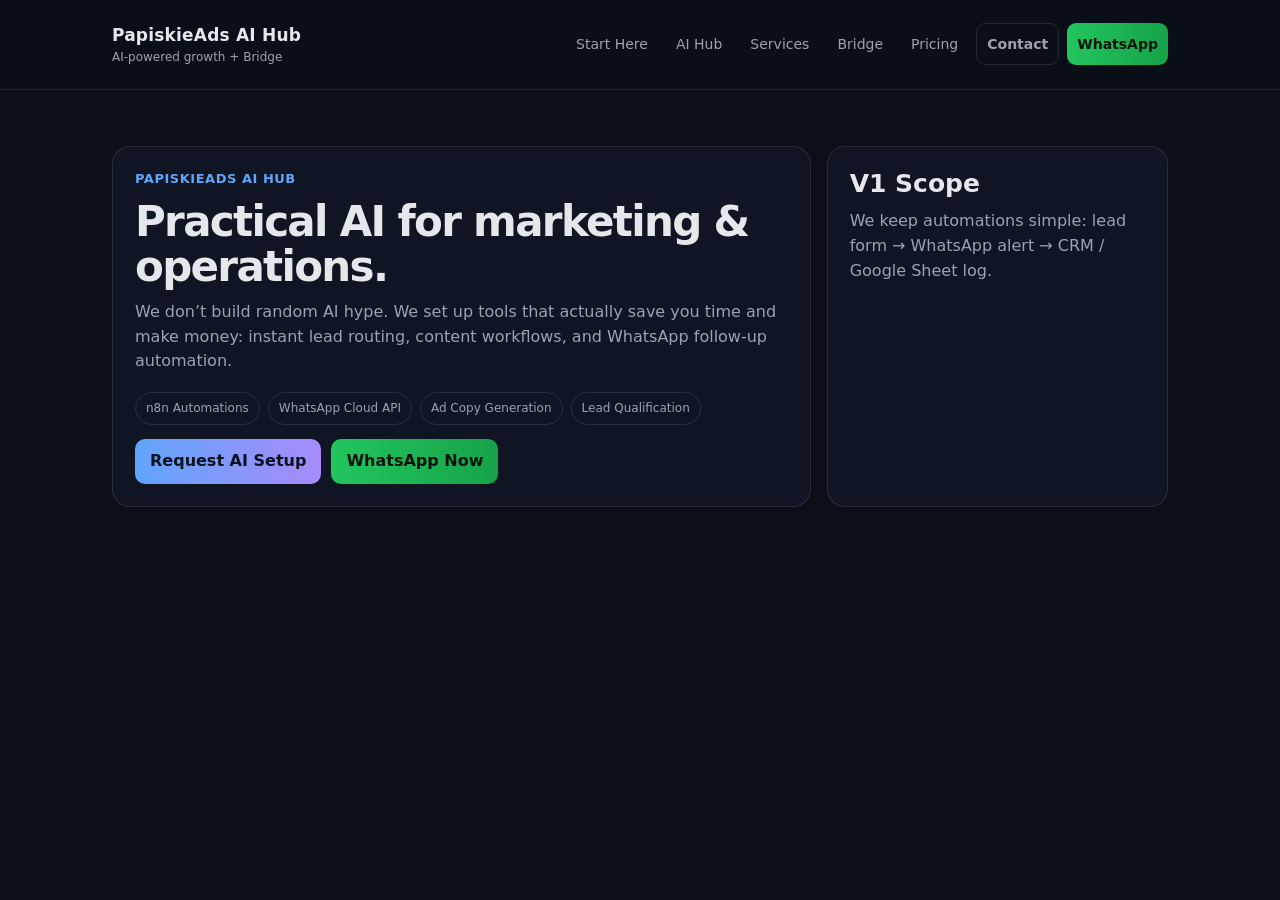
<file: ai-hub.html>
<!doctype html>
<html lang="en">
<head>
  <meta charset="utf-8" />
  <meta name="viewport" content="width=device-width,initial-scale=1" />
  <title>AI Hub — PapiskieAds</title>
  <meta name="description" content="PapiskieAds AI Hub: practical AI tools for marketing, content, and lead follow-up." />
  <link rel="stylesheet" href="assets/css/style.css" />
</head>
<body>
  <header class="nav">
    <div class="container nav-inner">
      <a class="brand" href="index.html">
        <strong>PapiskieAds AI Hub</strong>
        <small>AI-powered growth + Bridge</small>
      </a>
      <nav class="menu">
        <a href="start-here.html">Start Here</a>
        <a href="ai-hub.html">AI Hub</a>
        <a href="services.html">Services</a>
        <a href="bridge.html">Bridge</a>
        <a href="pricing.html">Pricing</a>
        <a href="contact.html" class="btn">Contact</a>
        <a data-wa class="btn whatsapp" data-wa-message="Hi, I want a free business check.">WhatsApp</a>
      </nav>
    </div>
  </header>

  <main class="container">
    <section class="grid hero">
      <div class="card two-col">
        <div class="kicker">PapiskieAds AI Hub</div>
        <h1 class="h1" style="font-size:42px">Practical AI for marketing & operations.</h1>
        <p class="muted">We don’t build random AI hype. We set up tools that actually save you time and make money: instant lead routing, content workflows, and WhatsApp follow-up automation.</p>
        
        <div class="badges">
          <span class="badge">n8n Automations</span>
          <span class="badge">WhatsApp Cloud API</span>
          <span class="badge">Ad Copy Generation</span>
          <span class="badge">Lead Qualification</span>
        </div>

        <div style="margin-top:14px;display:flex;gap:10px;flex-wrap:wrap">
          <a class="btn primary" href="contact.html">Request AI Setup</a>
          <a data-wa class="btn whatsapp" data-wa-message="Hi, I want to talk about AI automations for my business.">WhatsApp Now</a>
        </div>
      </div>

      <aside class="card one-col">
        <h2 class="h2">V1 Scope</h2>
        <p class="muted">We keep automations simple: lead form → WhatsApp alert → CRM / Google Sheet log.</p>
      </aside>
    </section>
  </main>

  <script src="assets/js/main.js"></script>
</body>
</html>
</file>
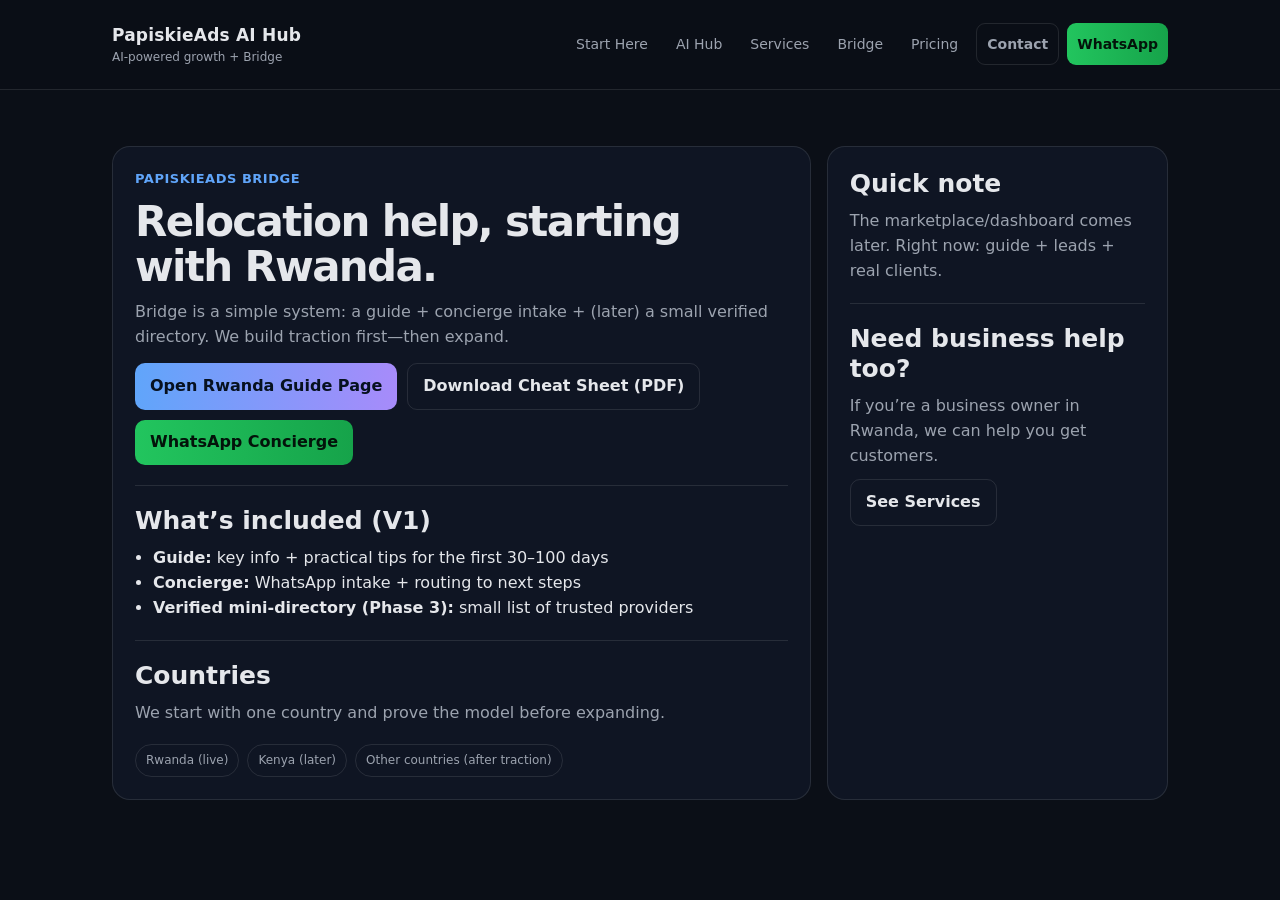
<file: bridge.html>
<!doctype html>
<html lang="en">
<head>
  <meta charset="utf-8" />
  <meta name="viewport" content="width=device-width,initial-scale=1" />
  <title>PapiskieAds Bridge — Rwanda</title>
  <meta name="description" content="PapiskieAds Bridge: relocation guide + concierge + verified mini-directory (starting with Rwanda)." />
  <link rel="stylesheet" href="assets/css/style.css" />
</head>
<body>
  <header class="nav">
    <div class="container nav-inner">
      <a class="brand" href="index.html">
        <strong>PapiskieAds AI Hub</strong>
        <small>AI-powered growth + Bridge</small>
      </a>
      <nav class="menu">
        <a href="start-here.html">Start Here</a>
        <a href="ai-hub.html">AI Hub</a>
        <a href="services.html">Services</a>
        <a href="bridge.html">Bridge</a>
        <a href="pricing.html">Pricing</a>
        <a href="contact.html" class="btn">Contact</a>
        <a data-wa class="btn whatsapp" data-wa-message="Hi, I want help with PapiskieAds Bridge (Rwanda).">WhatsApp</a>
      </nav>
    </div>
  </header>

  <main class="container">
    <section class="grid hero">
      <div class="card two-col">
        <div class="kicker">PapiskieAds Bridge</div>
        <h1 class="h1" style="font-size:42px">Relocation help, starting with Rwanda.</h1>
        <p class="muted">
          Bridge is a simple system: a guide + concierge intake + (later) a small verified directory.
          We build traction first—then expand.
        </p>

        <div style="margin-top:14px;display:flex;gap:10px;flex-wrap:wrap">
          <a class="btn primary" href="rwanda-guide.html">Open Rwanda Guide Page</a>
          <a class="btn" href="rwanda-bargaining-cheat-sheet.pdf">Download Cheat Sheet (PDF)</a>
          <a data-wa class="btn whatsapp" data-wa-message="Hi PapiskieAds, I want Bridge support for Rwanda. My situation is: ___ . My timeline is: ___ .">WhatsApp Concierge</a>
        </div>

        <hr />

        <h2 class="h2">What’s included (V1)</h2>
        <ul style="margin:10px 0 0;padding-left:18px;color:var(--text)">
          <li><strong>Guide:</strong> key info + practical tips for the first 30–100 days</li>
          <li><strong>Concierge:</strong> WhatsApp intake + routing to next steps</li>
          <li><strong>Verified mini-directory (Phase 3):</strong> small list of trusted providers</li>
        </ul>

        <hr />

        <h2 class="h2">Countries</h2>
        <p class="muted">We start with one country and prove the model before expanding.</p>
        <div class="badges">
          <span class="badge">Rwanda (live)</span>
          <span class="badge">Kenya (later)</span>
          <span class="badge">Other countries (after traction)</span>
        </div>
      </div>

      <aside class="card one-col">
        <h2 class="h2">Quick note</h2>
        <p class="muted">
          The marketplace/dashboard comes later. Right now: guide + leads + real clients.
        </p>
        <hr />
        <h2 class="h2">Need business help too?</h2>
        <p class="muted">If you’re a business owner in Rwanda, we can help you get customers.</p>
        <a class="btn" href="services.html">See Services</a>
      </aside>
    </section>
  </main>

  <script src="assets/js/main.js"></script>
</body>
</html>
</file>
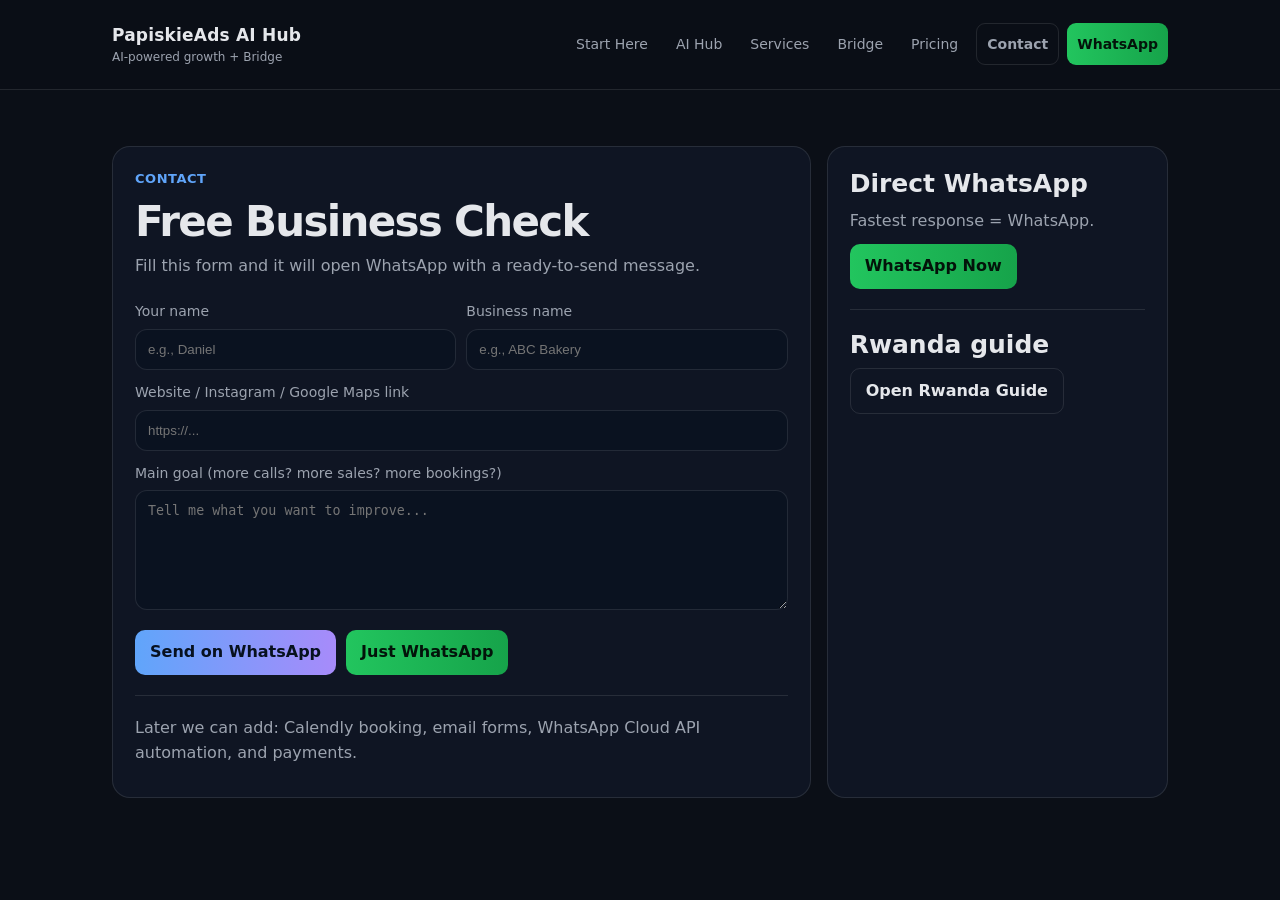
<file: contact.html>
<!doctype html>
<html lang="en">
<head>
  <meta charset="utf-8" />
  <meta name="viewport" content="width=device-width,initial-scale=1" />
  <title>Contact — PapiskieAds</title>
  <meta name="description" content="Contact PapiskieAds. Get a free business check via WhatsApp." />
  <link rel="stylesheet" href="assets/css/style.css" />
</head>
<body>
  <header class="nav">
    <div class="container nav-inner">
      <a class="brand" href="index.html">
        <strong>PapiskieAds AI Hub</strong>
        <small>AI-powered growth + Bridge</small>
      </a>
      <nav class="menu">
        <a href="start-here.html">Start Here</a>
        <a href="ai-hub.html">AI Hub</a>
        <a href="services.html">Services</a>
        <a href="bridge.html">Bridge</a>
        <a href="pricing.html">Pricing</a>
        <a href="contact.html" class="btn">Contact</a>
        <a data-wa class="btn whatsapp" data-wa-message="Hi, I want a free business check.">WhatsApp</a>
      </nav>
    </div>
  </header>

  <main class="container">
    <section class="grid hero">
      <div class="card two-col">
        <div class="kicker">Contact</div>
        <h1 class="h1" style="font-size:42px">Free Business Check</h1>
        <p class="muted">Fill this form and it will open WhatsApp with a ready-to-send message.</p>

        <form id="auditForm">
          <div style="display:flex;gap:10px;flex-wrap:wrap">
            <div style="flex:1;min-width:220px">
              <label style="display:block;color:var(--muted);font-size:14px;margin:12px 0 6px;">Your name</label>
              <input name="name" required placeholder="e.g., Daniel" style="width:100%;padding:12px;border-radius:12px;border:1px solid var(--border);background:#0a1220;color:var(--text)" />
            </div>
            <div style="flex:1;min-width:220px">
              <label style="display:block;color:var(--muted);font-size:14px;margin:12px 0 6px;">Business name</label>
              <input name="business" required placeholder="e.g., ABC Bakery" style="width:100%;padding:12px;border-radius:12px;border:1px solid var(--border);background:#0a1220;color:var(--text)" />
            </div>
          </div>

          <label style="display:block;color:var(--muted);font-size:14px;margin:12px 0 6px;">Website / Instagram / Google Maps link</label>
          <input name="website" placeholder="https://..." style="width:100%;padding:12px;border-radius:12px;border:1px solid var(--border);background:#0a1220;color:var(--text)" />

          <label style="display:block;color:var(--muted);font-size:14px;margin:12px 0 6px;">Main goal (more calls? more sales? more bookings?)</label>
          <textarea name="goal" required placeholder="Tell me what you want to improve..." style="width:100%;padding:12px;border-radius:12px;border:1px solid var(--border);background:#0a1220;color:var(--text);min-height:120px;resize:vertical"></textarea>

          <div style="margin-top:12px;display:flex;gap:10px;flex-wrap:wrap">
            <button class="btn primary" type="submit">Send on WhatsApp</button>
            <a data-wa class="btn whatsapp" data-wa-message="Hi, I want a free business check.">Just WhatsApp</a>
          </div>
        </form>

        <hr />
        <p class="notice">Later we can add: Calendly booking, email forms, WhatsApp Cloud API automation, and payments.</p>
      </div>

      <aside class="card one-col">
        <h2 class="h2">Direct WhatsApp</h2>
        <p class="muted">Fastest response = WhatsApp.</p>
        <a data-wa class="btn whatsapp" data-wa-message="Hi PapiskieAds, I want to ask about your services.">WhatsApp Now</a>

        <hr />
        <h2 class="h2">Rwanda guide</h2>
        <a class="btn" href="rwanda-guide.html">Open Rwanda Guide</a>
      </aside>
    </section>
  </main>

  <script>
    // Uses the same WA number as assets/js/main.js
    const WHATSAPP_NUMBER = "2349135154419";
    function waLink(message){
      return "https://wa.me/" + WHATSAPP_NUMBER + "?text=" + encodeURIComponent(message);
    }

    const form = document.getElementById("auditForm");
    form.addEventListener("submit", (e) => {
      e.preventDefault();
      const name = form.querySelector("[name='name']").value.trim();
      const business = form.querySelector("[name='business']").value.trim();
      const website = form.querySelector("[name='website']").value.trim();
      const goal = form.querySelector("[name='goal']").value.trim();

      const msg =
`Hi PapiskieAds, I want a FREE Business Check.

Name: ${name}
Business: ${business}
Website/Instagram/Maps: ${website}
Goal: ${goal}

Please tell me the quickest wins to get more customers.`;

      window.open(waLink(msg), "_blank");
    });
  </script>

  <script src="assets/js/main.js"></script>
</body>
</html>
</file>
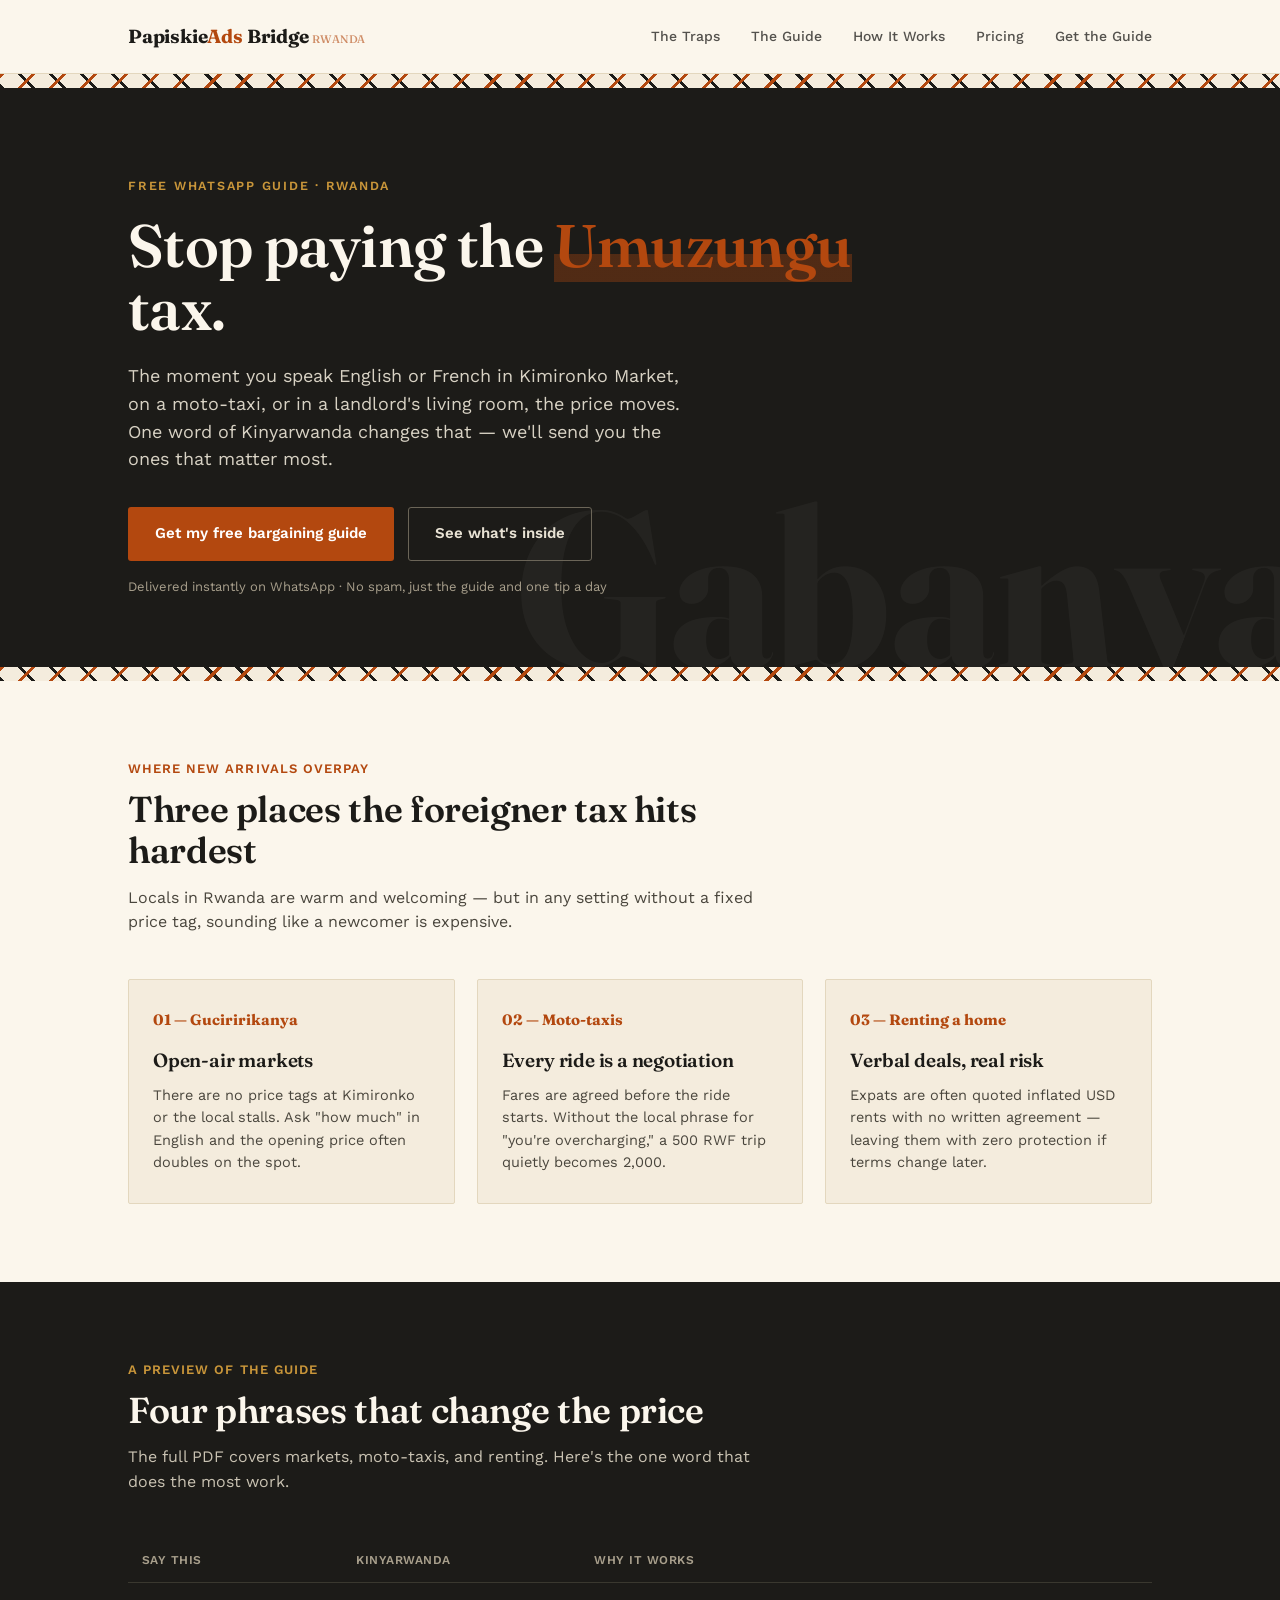
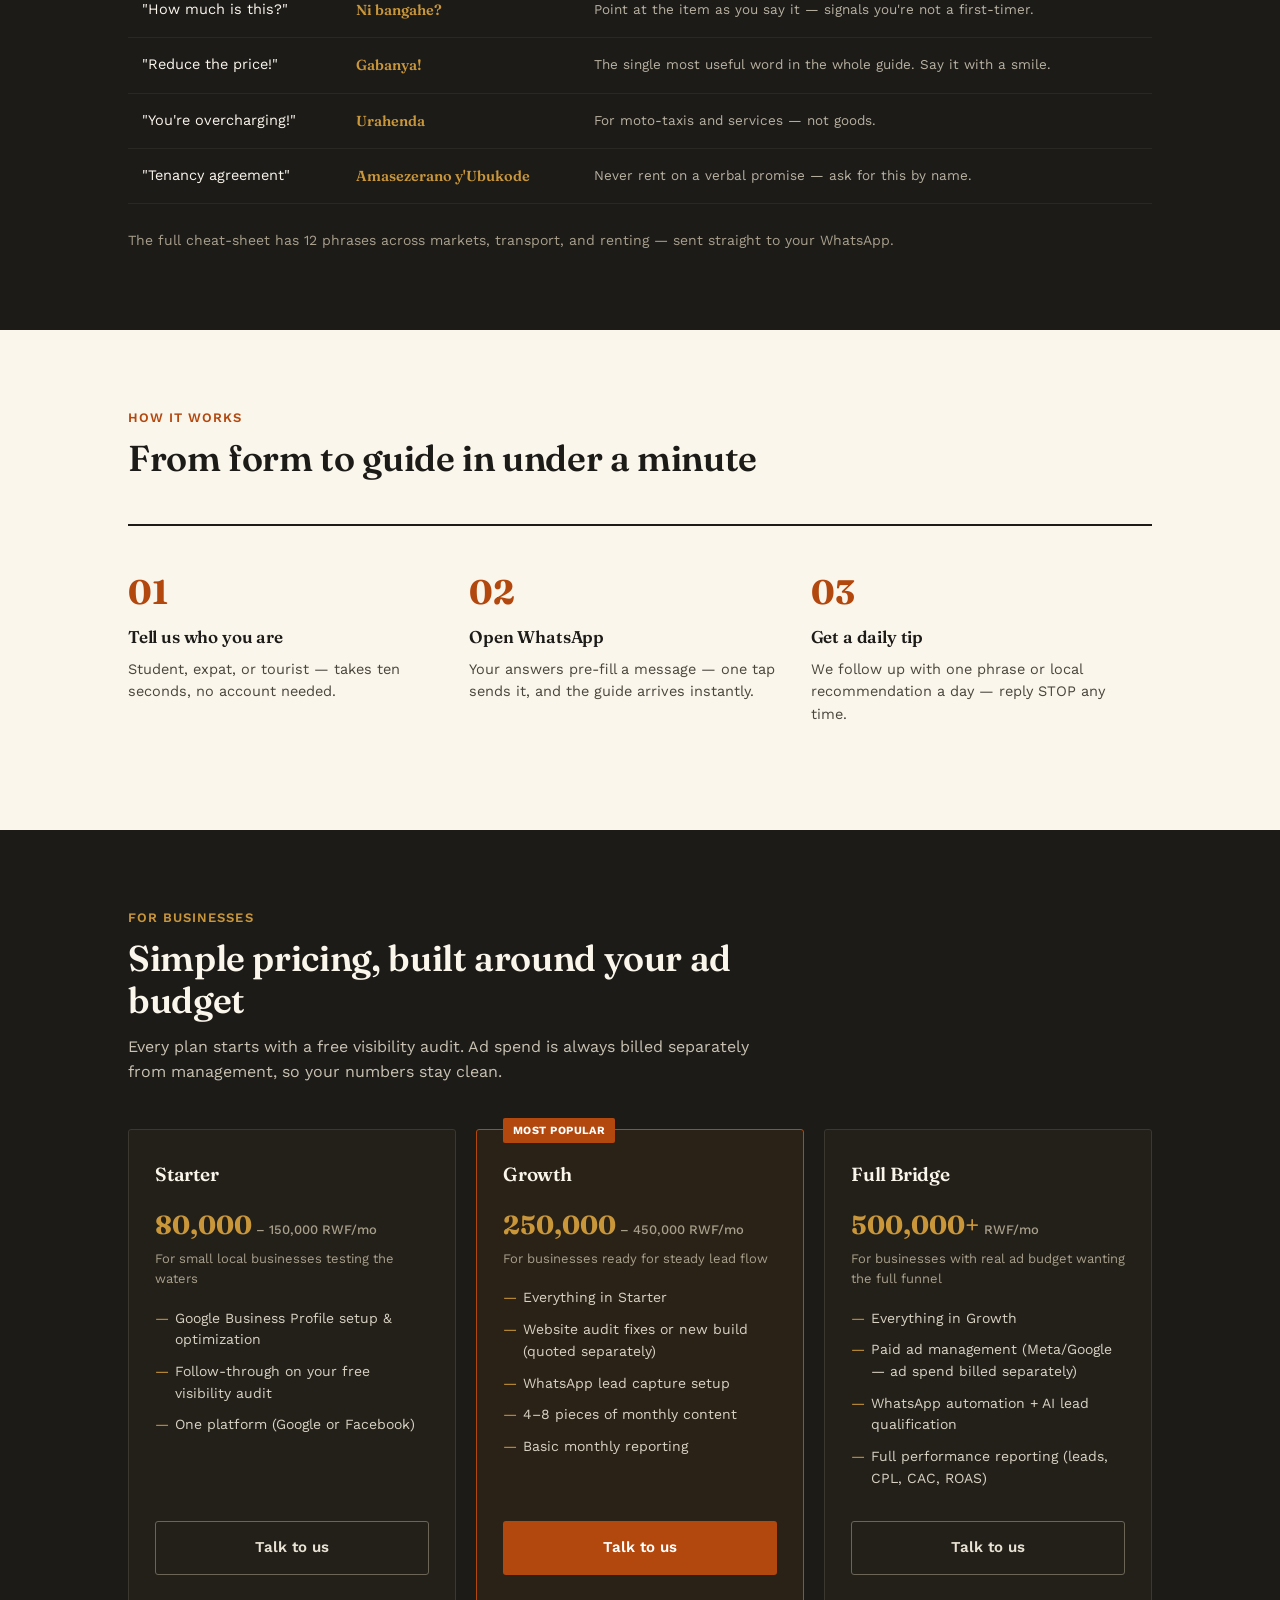
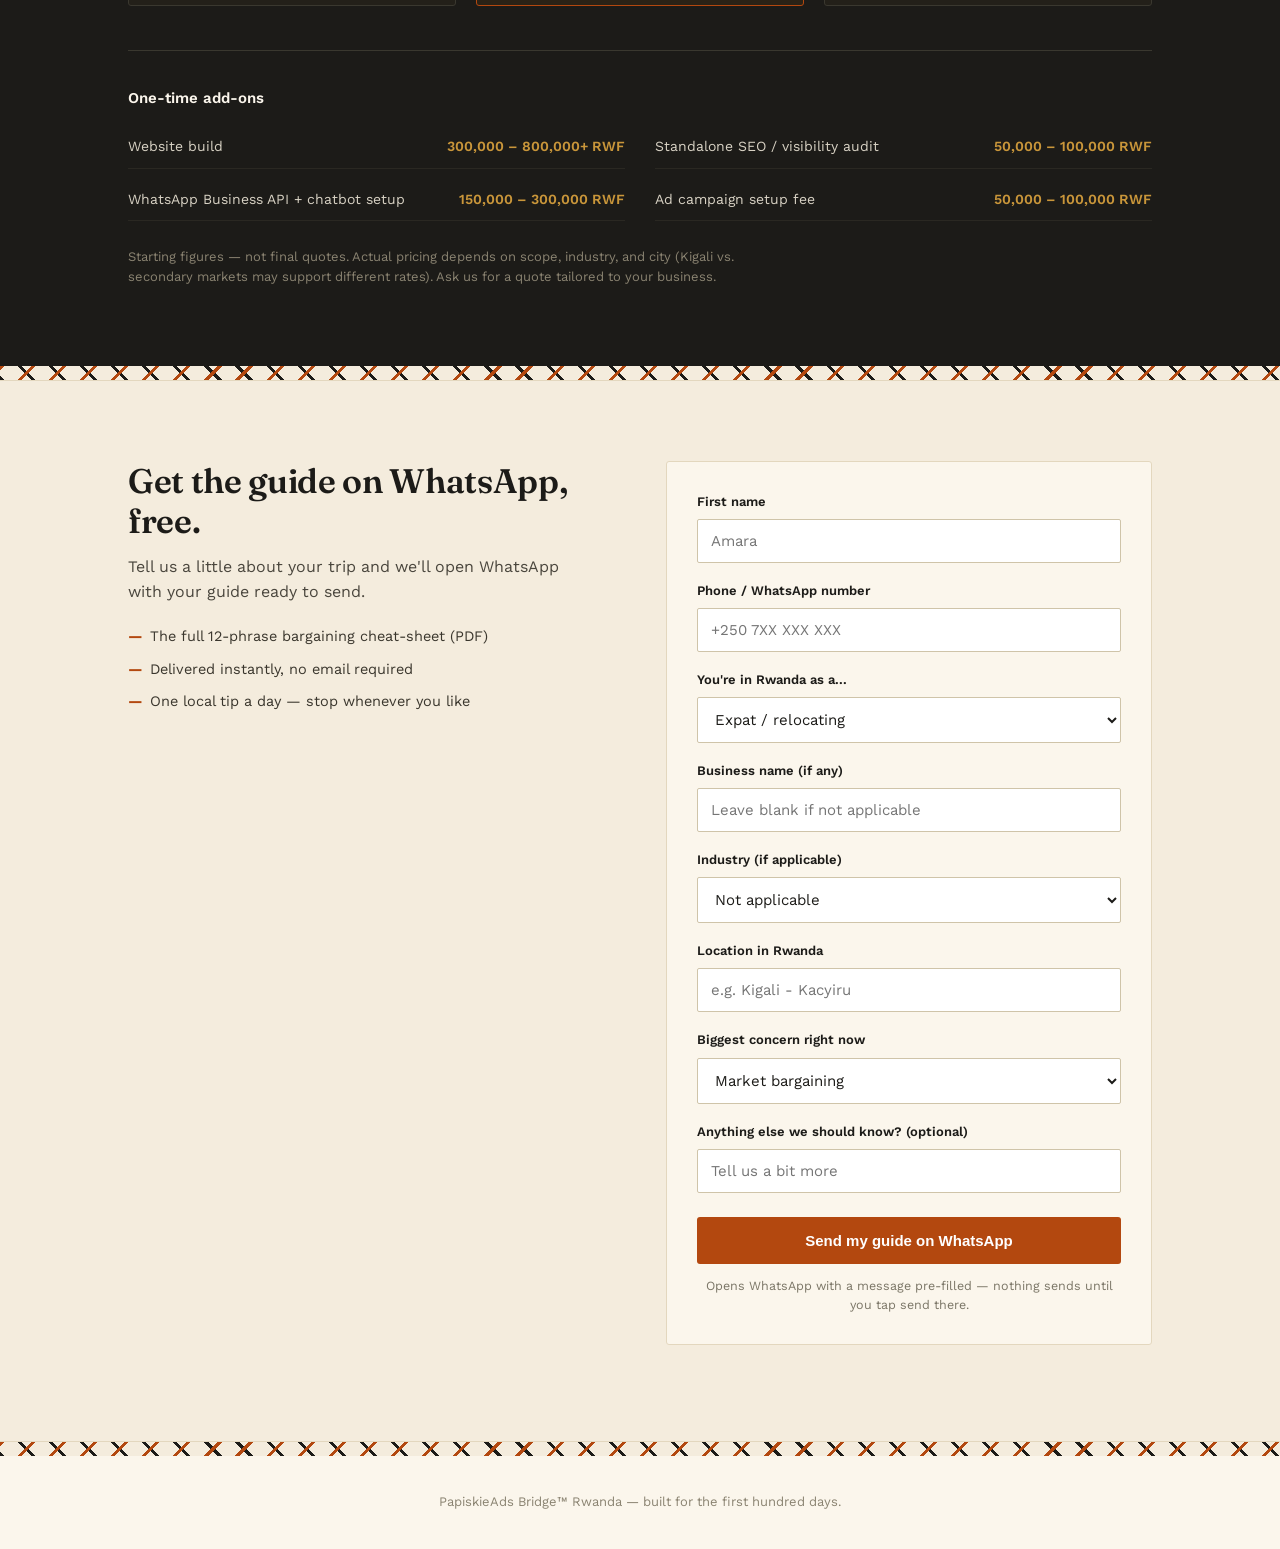
<file: index (6).html>
<!DOCTYPE html>
<html lang="en">
<head>
<meta charset="UTF-8">
<meta name="viewport" content="width=device-width, initial-scale=1.0">
<title>PapiskieAds Bridge™ Rwanda — Stop Paying the Umuzungu Tax</title>
<link rel="preconnect" href="https://fonts.googleapis.com">
<link href="https://fonts.googleapis.com/css2?family=Fraunces:opsz,wght@9..144,400;9..144,600;9..144,700&family=Work+Sans:wght@400;500;600;700&display=swap" rel="stylesheet">
<style>
  :root{
    --ink:#1c1b18;
    --terracotta:#b3480f;
    --terracotta-deep:#8a3609;
    --ochre:#c9963a;
    --hill:#3d5c3d;
    --cream:#f4ecdd;
    --paper:#fbf6ec;
    --line:#e3d7be;
  }
  *{box-sizing:border-box; margin:0; padding:0;}
  html{scroll-behavior:smooth;}
  body{
    background:var(--paper);
    color:var(--ink);
    font-family:'Work Sans', sans-serif;
    line-height:1.55;
  }
  h1,h2,h3{
    font-family:'Fraunces', serif;
    font-weight:600;
    letter-spacing:-0.01em;
  }
  a{color:inherit;}
  img{max-width:100%;display:block;}
  .wrap{max-width:1080px; margin:0 auto; padding:0 28px;}

  /* Imigongo pattern strip — signature element */
  .imigongo{
    height:14px;
    width:100%;
    background:
      repeating-linear-gradient(135deg,
        var(--terracotta) 0 3px,
        transparent 3px 22px),
      repeating-linear-gradient(45deg,
        var(--ink) 0 3px,
        transparent 3px 22px),
      var(--cream);
  }

  header{
    padding:22px 0;
    border-bottom:1px solid var(--line);
    background:var(--paper);
    position:sticky; top:0; z-index:20;
  }
  header .wrap{display:flex; align-items:center; justify-content:space-between;}
  .logo{font-family:'Fraunces', serif; font-weight:700; font-size:19px; letter-spacing:-0.01em;}
  .logo span{color:var(--terracotta);}
  nav a{
    font-size:14px; font-weight:500; margin-left:26px; text-decoration:none;
    color:var(--ink); opacity:0.75;
  }
  nav a:hover{opacity:1;}

  /* HERO */
  .hero{
    padding:88px 0 70px;
    background:var(--ink);
    color:var(--paper);
    position:relative;
    overflow:hidden;
  }
  .hero .wrap{position:relative; z-index:2;}
  .hero .eyebrow{
    font-size:12.5px; letter-spacing:0.14em; text-transform:uppercase;
    color:var(--ochre); font-weight:600; margin-bottom:18px; display:block;
  }
  .hero h1{
    font-size:clamp(34px, 5.6vw, 60px);
    color:var(--paper);
    max-width:820px;
    line-height:1.05;
  }
  .hero h1 em{
    font-style:normal;
    color:var(--terracotta);
    background:linear-gradient(180deg, transparent 62%, rgba(179,72,15,0.35) 62%);
  }
  .hero p.lede{
    margin-top:22px;
    font-size:18px;
    max-width:560px;
    color:#d8d2c4;
  }
  .hero-cta{
    margin-top:34px;
    display:flex; gap:14px; flex-wrap:wrap; align-items:center;
  }
  .btn{
    display:inline-flex; align-items:center; gap:8px;
    padding:14px 26px;
    border-radius:3px;
    font-weight:600; font-size:15px;
    text-decoration:none;
    border:1px solid transparent;
    cursor:pointer;
  }
  .btn-primary{background:var(--terracotta); color:#fff;}
  .btn-primary:hover{background:var(--terracotta-deep);}
  .btn-ghost{border-color:#6b6558; color:#e8e2d4;}
  .btn-ghost:hover{border-color:#a89f8c;}
  .hero-note{font-size:13px; color:#a89f8c; margin-top:16px;}

  .hero-phrase{
    position:absolute; right:-40px; bottom:-30px;
    font-family:'Fraunces', serif; font-size:220px; font-weight:700;
    color:rgba(255,255,255,0.035); line-height:1; z-index:1; user-select:none;
  }

  /* TRAPS */
  .traps{padding:78px 0;}
  .section-head{max-width:640px; margin-bottom:44px;}
  .section-head .kicker{
    color:var(--terracotta); font-weight:600; font-size:13px;
    letter-spacing:0.08em; text-transform:uppercase; display:block; margin-bottom:10px;
  }
  .section-head h2{font-size:clamp(26px,3.4vw,36px); line-height:1.15;}
  .section-head p{margin-top:14px; font-size:16px; color:#4a463d;}

  .trap-grid{display:grid; grid-template-columns:repeat(3,1fr); gap:22px;}
  .trap-card{
    background:var(--cream);
    border:1px solid var(--line);
    padding:28px 24px;
    border-radius:2px;
  }
  .trap-card .mark{
    font-family:'Fraunces', serif; font-weight:700; font-size:15px;
    color:var(--terracotta); margin-bottom:14px;
  }
  .trap-card h3{font-size:19px; margin-bottom:10px; color:var(--ink);}
  .trap-card p{font-size:14.5px; color:#4a463d;}

  /* CHEAT SHEET PREVIEW */
  .preview{padding:78px 0; background:var(--ink); color:var(--paper);}
  .preview .section-head p{color:#c9c2b2;}
  .preview .section-head .kicker{color:var(--ochre);}
  table.phrasebook{
    width:100%; border-collapse:collapse; margin-top:10px;
    font-size:14.5px;
  }
  table.phrasebook th{
    text-align:left; font-weight:600; font-size:12px; letter-spacing:0.04em;
    text-transform:uppercase; color:#a89f8c;
    padding:12px 14px; border-bottom:1px solid #3a382f;
  }
  table.phrasebook td{
    padding:16px 14px; border-bottom:1px solid #2a2822; vertical-align:top;
  }
  table.phrasebook td.kiny{color:var(--ochre); font-weight:600; font-family:'Fraunces',serif;}
  table.phrasebook td.tip{color:#b8b1a1; font-size:13.5px;}
  .preview-note{
    margin-top:26px; font-size:14px; color:#a89f8c;
  }

  /* HOW IT WORKS */
  .how{padding:78px 0;}
  .steps{display:grid; grid-template-columns:repeat(3,1fr); gap:0; counter-reset:step; margin-top:10px;}
  .step{
    padding:26px 26px 26px 0;
    border-top:2px solid var(--ink);
    position:relative;
  }
  .step .num{
    font-family:'Fraunces', serif; font-weight:700; font-size:34px; color:var(--terracotta);
    display:block; margin:14px 0 6px;
  }
  .step h3{font-size:17px; margin-bottom:8px;}
  .step p{font-size:14.5px; color:#4a463d;}

  /* FORM / CTA */
  /* PRICING */
  .pricing{padding:78px 0; background:var(--ink); color:var(--paper);}
  .pricing .section-head p{color:#c9c2b2;}
  .pricing .section-head .kicker{color:var(--ochre);}
  .price-grid{display:grid; grid-template-columns:repeat(3,1fr); gap:20px; margin-top:8px;}
  .price-card{
    background:#232019;
    border:1px solid #3a382f;
    border-radius:3px;
    padding:30px 26px;
    display:flex; flex-direction:column;
  }
  .price-card.featured{
    border-color:var(--terracotta);
    background:#2a2216;
    position:relative;
  }
  .price-card.featured::before{
    content:"Most popular";
    position:absolute; top:-12px; left:26px;
    background:var(--terracotta); color:#fff;
    font-size:11px; font-weight:700; letter-spacing:0.04em; text-transform:uppercase;
    padding:4px 10px; border-radius:2px;
  }
  .price-card h3{font-size:19px; color:var(--paper); margin-bottom:6px;}
  .price-card .price{
    font-family:'Fraunces', serif; font-weight:700; font-size:26px; color:var(--ochre);
    margin:10px 0 4px;
  }
  .price-card .price small{font-family:'Work Sans',sans-serif; font-weight:500; font-size:13px; color:#a89f8c;}
  .price-card .for{font-size:13px; color:#a89f8c; margin-bottom:18px;}
  .price-card ul{list-style:none; margin:0 0 22px; padding:0; flex-grow:1;}
  .price-card li{
    font-size:14px; color:#d8d2c4; padding-left:20px; position:relative; margin-bottom:10px;
  }
  .price-card li::before{content:"—"; position:absolute; left:0; color:var(--ochre);}
  .price-card .btn{width:100%; justify-content:center;}
  .addons{
    margin-top:44px; padding-top:36px; border-top:1px solid #3a382f;
  }
  .addons h4{font-size:15px; color:var(--paper); margin-bottom:16px; font-weight:600; font-family:'Work Sans',sans-serif;}
  .addon-list{display:grid; grid-template-columns:repeat(2,1fr); gap:10px 30px;}
  .addon-row{
    display:flex; justify-content:space-between; gap:14px;
    font-size:14px; padding:10px 0; border-bottom:1px solid #2a2822;
    color:#d8d2c4;
  }
  .addon-row span.amt{color:var(--ochre); font-weight:600; white-space:nowrap;}
  .pricing-note{margin-top:26px; font-size:13px; color:#8a8371; max-width:640px;}

  .cta{padding:80px 0 96px; background:var(--cream); border-top:1px solid var(--line); border-bottom:1px solid var(--line);}
  .cta-grid{display:grid; grid-template-columns:1fr 1fr; gap:52px; align-items:start;}
  .cta h2{font-size:clamp(26px,3.2vw,34px); line-height:1.18;}
  .cta p.lede{margin-top:14px; font-size:16px; color:#4a463d; max-width:440px;}
  .cta ul{margin-top:22px; padding-left:0; list-style:none;}
  .cta li{
    font-size:14.5px; padding-left:22px; position:relative; margin-bottom:10px; color:#3a362d;
  }
  .cta li::before{
    content:"—"; position:absolute; left:0; color:var(--terracotta); font-weight:700;
  }

  form{background:var(--paper); border:1px solid var(--line); padding:30px; border-radius:3px;}
  .field{margin-bottom:18px;}
  .field label{display:block; font-size:13px; font-weight:600; margin-bottom:7px; color:var(--ink);}
  .field input, .field select{
    width:100%; padding:12px 13px; font-size:15px; font-family:inherit;
    border:1px solid #cfc4a9; border-radius:2px; background:#fff; color:var(--ink);
  }
  .field input:focus, .field select:focus{outline:2px solid var(--terracotta); outline-offset:1px;}
  form .btn{width:100%; justify-content:center; margin-top:6px;}
  .form-foot{font-size:12.5px; color:#7a7566; margin-top:12px; text-align:center;}

  footer{padding:36px 0; text-align:center;}
  footer p{font-size:13px; color:#8a8371;}

  @media (max-width:820px){
    .trap-grid{grid-template-columns:1fr;}
    .steps{grid-template-columns:1fr;}
    .cta-grid{grid-template-columns:1fr;}
    table.phrasebook{font-size:13px;}
    .hero-phrase{display:none;}
    nav{display:none;}
  }
  @media (prefers-reduced-motion: reduce){
    html{scroll-behavior:auto;}
  }
</style>
</head>
<body>

<header>
  <div class="wrap">
    <div class="logo">Papiskie<span>Ads</span> Bridge <span style="font-size:11px; opacity:0.6; font-weight:500;">RWANDA</span></div>
    <nav>
      <a href="#traps">The Traps</a>
      <a href="#preview">The Guide</a>
      <a href="#how">How It Works</a>
      <a href="#pricing">Pricing</a>
      <a href="#get-guide">Get the Guide</a>
    </nav>
  </div>
</header>

<div class="imigongo"></div>

<section class="hero">
  <div class="hero-phrase">Gabanya</div>
  <div class="wrap">
    <span class="eyebrow">Free WhatsApp guide · Rwanda</span>
    <h1>Stop paying the <em>Umuzungu</em> tax.</h1>
    <p class="lede">The moment you speak English or French in Kimironko Market, on a moto-taxi, or in a landlord's living room, the price moves. One word of Kinyarwanda changes that — we'll send you the ones that matter most.</p>
    <div class="hero-cta">
      <a class="btn btn-primary" href="#get-guide">Get my free bargaining guide</a>
      <a class="btn btn-ghost" href="#preview">See what's inside</a>
    </div>
    <p class="hero-note">Delivered instantly on WhatsApp · No spam, just the guide and one tip a day</p>
  </div>
</section>

<div class="imigongo"></div>

<section class="traps" id="traps">
  <div class="wrap">
    <div class="section-head">
      <span class="kicker">Where new arrivals overpay</span>
      <h2>Three places the foreigner tax hits hardest</h2>
      <p>Locals in Rwanda are warm and welcoming — but in any setting without a fixed price tag, sounding like a newcomer is expensive.</p>
    </div>
    <div class="trap-grid">
      <div class="trap-card">
        <div class="mark">01 — Guciririkanya</div>
        <h3>Open-air markets</h3>
        <p>There are no price tags at Kimironko or the local stalls. Ask "how much" in English and the opening price often doubles on the spot.</p>
      </div>
      <div class="trap-card">
        <div class="mark">02 — Moto-taxis</div>
        <h3>Every ride is a negotiation</h3>
        <p>Fares are agreed before the ride starts. Without the local phrase for "you're overcharging," a 500 RWF trip quietly becomes 2,000.</p>
      </div>
      <div class="trap-card">
        <div class="mark">03 — Renting a home</div>
        <h3>Verbal deals, real risk</h3>
        <p>Expats are often quoted inflated USD rents with no written agreement — leaving them with zero protection if terms change later.</p>
      </div>
    </div>
  </div>
</section>

<section class="preview" id="preview">
  <div class="wrap">
    <div class="section-head">
      <span class="kicker">A preview of the guide</span>
      <h2>Four phrases that change the price</h2>
      <p>The full PDF covers markets, moto-taxis, and renting. Here's the one word that does the most work.</p>
    </div>
    <table class="phrasebook">
      <thead>
        <tr><th>Say this</th><th>Kinyarwanda</th><th>Why it works</th></tr>
      </thead>
      <tbody>
        <tr>
          <td>"How much is this?"</td>
          <td class="kiny">Ni bangahe?</td>
          <td class="tip">Point at the item as you say it — signals you're not a first-timer.</td>
        </tr>
        <tr>
          <td>"Reduce the price!"</td>
          <td class="kiny">Gabanya!</td>
          <td class="tip">The single most useful word in the whole guide. Say it with a smile.</td>
        </tr>
        <tr>
          <td>"You're overcharging!"</td>
          <td class="kiny">Urahenda</td>
          <td class="tip">For moto-taxis and services — not goods.</td>
        </tr>
        <tr>
          <td>"Tenancy agreement"</td>
          <td class="kiny">Amasezerano y'Ubukode</td>
          <td class="tip">Never rent on a verbal promise — ask for this by name.</td>
        </tr>
      </tbody>
    </table>
    <p class="preview-note">The full cheat-sheet has 12 phrases across markets, transport, and renting — sent straight to your WhatsApp.</p>
  </div>
</section>

<section class="how" id="how">
  <div class="wrap">
    <div class="section-head">
      <span class="kicker">How it works</span>
      <h2>From form to guide in under a minute</h2>
    </div>
    <div class="steps">
      <div class="step">
        <span class="num">01</span>
        <h3>Tell us who you are</h3>
        <p>Student, expat, or tourist — takes ten seconds, no account needed.</p>
      </div>
      <div class="step">
        <span class="num">02</span>
        <h3>Open WhatsApp</h3>
        <p>Your answers pre-fill a message — one tap sends it, and the guide arrives instantly.</p>
      </div>
      <div class="step">
        <span class="num">03</span>
        <h3>Get a daily tip</h3>
        <p>We follow up with one phrase or local recommendation a day — reply STOP any time.</p>
      </div>
    </div>
  </div>
</section>

<section class="pricing" id="pricing">
  <div class="wrap">
    <div class="section-head">
      <span class="kicker">For businesses</span>
      <h2>Simple pricing, built around your ad budget</h2>
      <p>Every plan starts with a free visibility audit. Ad spend is always billed separately from management, so your numbers stay clean.</p>
    </div>

    <div class="price-grid">
      <div class="price-card">
        <h3>Starter</h3>
        <div class="price">80,000<small> – 150,000 RWF/mo</small></div>
        <div class="for">For small local businesses testing the waters</div>
        <ul>
          <li>Google Business Profile setup &amp; optimization</li>
          <li>Follow-through on your free visibility audit</li>
          <li>One platform (Google or Facebook)</li>
        </ul>
        <a class="btn btn-ghost" href="#get-guide">Talk to us</a>
      </div>

      <div class="price-card featured">
        <h3>Growth</h3>
        <div class="price">250,000<small> – 450,000 RWF/mo</small></div>
        <div class="for">For businesses ready for steady lead flow</div>
        <ul>
          <li>Everything in Starter</li>
          <li>Website audit fixes or new build (quoted separately)</li>
          <li>WhatsApp lead capture setup</li>
          <li>4–8 pieces of monthly content</li>
          <li>Basic monthly reporting</li>
        </ul>
        <a class="btn btn-primary" href="#get-guide">Talk to us</a>
      </div>

      <div class="price-card">
        <h3>Full Bridge</h3>
        <div class="price">500,000+<small> RWF/mo</small></div>
        <div class="for">For businesses with real ad budget wanting the full funnel</div>
        <ul>
          <li>Everything in Growth</li>
          <li>Paid ad management (Meta/Google — ad spend billed separately)</li>
          <li>WhatsApp automation + AI lead qualification</li>
          <li>Full performance reporting (leads, CPL, CAC, ROAS)</li>
        </ul>
        <a class="btn btn-ghost" href="#get-guide">Talk to us</a>
      </div>
    </div>

    <div class="addons">
      <h4>One-time add-ons</h4>
      <div class="addon-list">
        <div class="addon-row"><span>Website build</span><span class="amt">300,000 – 800,000+ RWF</span></div>
        <div class="addon-row"><span>Standalone SEO / visibility audit</span><span class="amt">50,000 – 100,000 RWF</span></div>
        <div class="addon-row"><span>WhatsApp Business API + chatbot setup</span><span class="amt">150,000 – 300,000 RWF</span></div>
        <div class="addon-row"><span>Ad campaign setup fee</span><span class="amt">50,000 – 100,000 RWF</span></div>
      </div>
    </div>

    <p class="pricing-note">Starting figures — not final quotes. Actual pricing depends on scope, industry, and city (Kigali vs. secondary markets may support different rates). Ask us for a quote tailored to your business.</p>
  </div>
</section>

<div class="imigongo"></div>

<section class="cta" id="get-guide">
  <div class="wrap">
    <div class="cta-grid">
      <div>
        <h2>Get the guide on WhatsApp, free.</h2>
        <p class="lede">Tell us a little about your trip and we'll open WhatsApp with your guide ready to send.</p>
        <ul>
          <li>The full 12-phrase bargaining cheat-sheet (PDF)</li>
          <li>Delivered instantly, no email required</li>
          <li>One local tip a day — stop whenever you like</li>
        </ul>
      </div>
      <form id="guideForm">
        <div class="field">
          <label for="name">First name</label>
          <input type="text" id="name" placeholder="Amara" required>
        </div>
        <div class="field">
          <label for="phone">Phone / WhatsApp number</label>
          <input type="tel" id="phone" placeholder="+250 7XX XXX XXX" required>
        </div>
        <div class="field">
          <label for="status">You're in Rwanda as a...</label>
          <select id="status">
            <option>Expat / relocating</option>
            <option>Student</option>
            <option>Tourist</option>
            <option>Business owner</option>
            <option>Just exploring the idea</option>
          </select>
        </div>
        <div class="field">
          <label for="business">Business name (if any)</label>
          <input type="text" id="business" placeholder="Leave blank if not applicable">
        </div>
        <div class="field">
          <label for="industry">Industry (if applicable)</label>
          <select id="industry">
            <option value="">Not applicable</option>
            <option>Real Estate</option>
            <option>Construction</option>
            <option>Dental / Healthcare</option>
            <option>Hotels / Tourism</option>
            <option>Restaurants</option>
            <option>Retail</option>
            <option>Professional Services</option>
            <option>Education</option>
            <option>Other</option>
          </select>
        </div>
        <div class="field">
          <label for="location">Location in Rwanda</label>
          <input type="text" id="location" placeholder="e.g. Kigali - Kacyiru">
        </div>
        <div class="field">
          <label for="need">Biggest concern right now</label>
          <select id="need">
            <option>Market bargaining</option>
            <option>Moto-taxi fares</option>
            <option>Renting a home</option>
            <option>Growing my business locally</option>
            <option>All of the above</option>
          </select>
        </div>
        <div class="field">
          <label for="message">Anything else we should know? (optional)</label>
          <input type="text" id="message" placeholder="Tell us a bit more">
        </div>
        <button type="submit" class="btn btn-primary">Send my guide on WhatsApp</button>
        <p class="form-foot">Opens WhatsApp with a message pre-filled — nothing sends until you tap send there.</p>
      </form>
    </div>
  </div>
</section>

<div class="imigongo"></div>

<footer>
  <div class="wrap">
    <p>PapiskieAds Bridge™ Rwanda — built for the first hundred days.</p>
  </div>
</footer>

<script>
  // Interim WhatsApp number (Nigeria business line) — replace with the Rwanda MTN
  // number once registered on WhatsApp Business. This is the only line to change.
  const WHATSAPP_NUMBER = "2349135154419";

  // Deployed Apps Script Web App URL — leads POST here and get appended to the Google Sheet.
  const SHEET_ENDPOINT = "https://script.google.com/macros/s/AKfycbwxdtnrkvGIPmAryMxyECkCYC3Qb95YKW88Z9P4vlrb_XwpM_CamlxqdfhqGAjldjg-/exec";

  // --- Phase 4: capture UTM params from the ad link, e.g.
  // ?utm_source=facebook&utm_medium=paid_social&utm_campaign=dental_rwanda
  // Read once on page load and carried through even if the visitor browses
  // around the page before submitting the form.
  const utmParams = (() => {
    const params = new URLSearchParams(window.location.search);
    return {
      utm_source: params.get("utm_source") || "",
      utm_medium: params.get("utm_medium") || "",
      utm_campaign: params.get("utm_campaign") || "",
      utm_content: params.get("utm_content") || "",
      utm_term: params.get("utm_term") || "",
    };
  })();

  document.getElementById('guideForm').addEventListener('submit', function(e){
    e.preventDefault();
    const name = document.getElementById('name').value.trim() || "there";
    const phone = document.getElementById('phone').value.trim();
    const status = document.getElementById('status').value;
    const business = document.getElementById('business').value.trim();
    const industry = document.getElementById('industry').value;
    const location = document.getElementById('location').value.trim();
    const need = document.getElementById('need').value;
    const message = document.getElementById('message').value.trim();

    const waMessage =
      `Hello PapiskieAds Bridge™ Rwanda. I'm ${name}, here as a ${status.toLowerCase()}` +
      (business ? ` from ${business}` : "") +
      `. My biggest concern is ${need.toLowerCase()}. Please send me the free guide.`;
    const waUrl = `https://wa.me/${WHATSAPP_NUMBER}?text=${encodeURIComponent(waMessage)}`;

    const goToWhatsApp = () => window.open(waUrl, '_blank');

    if (!SHEET_ENDPOINT || SHEET_ENDPOINT.startsWith("PASTE_")) {
      // No sheet wired up yet — just open WhatsApp.
      goToWhatsApp();
      return;
    }

    // Log the lead to Google Sheets, then open WhatsApp either way.
    fetch(SHEET_ENDPOINT, {
      method: "POST",
      mode: "no-cors", // Apps Script web apps don't return CORS headers; we don't need to read the response.
      headers: { "Content-Type": "text/plain" },
      body: JSON.stringify({
        name, phone, status, business, industry, location, need, message,
        ...utmParams,
        timestamp: new Date().toISOString(),
      }),
    })
      .catch(() => { /* even if logging fails, don't block the user from getting their guide */ })
      .finally(goToWhatsApp);
  });
</script>

</body>
</html>
</file>
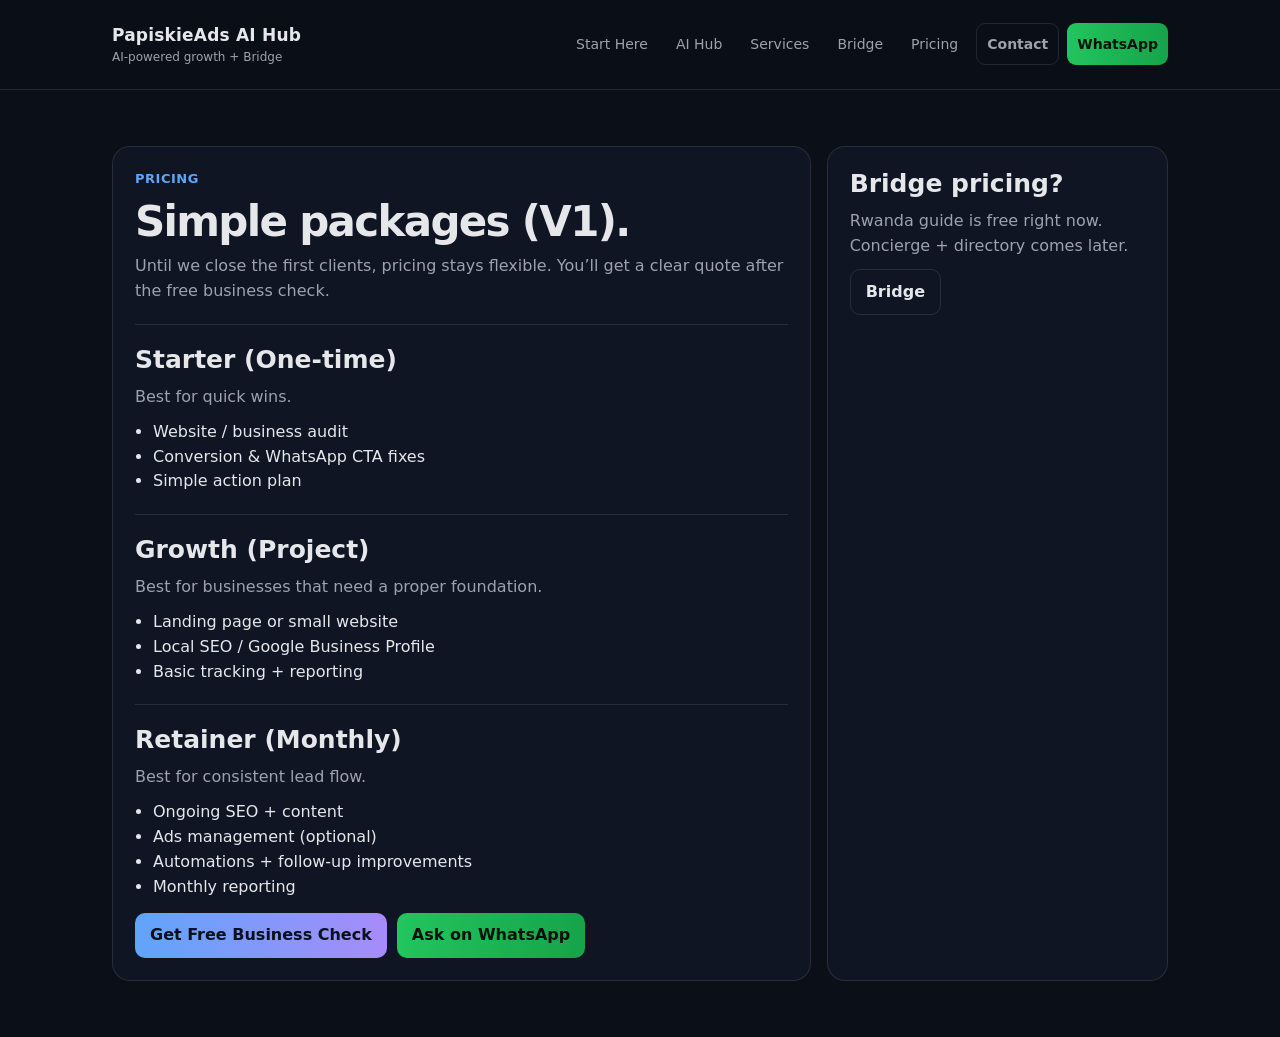
<file: pricing.html>
<!doctype html>
<html lang="en">
<head>
  <meta charset="utf-8" />
  <meta name="viewport" content="width=device-width,initial-scale=1" />
  <title>Pricing — PapiskieAds</title>
  <meta name="description" content="Simple pricing packages for audits, websites, SEO, ads, and automations." />
  <link rel="stylesheet" href="assets/css/style.css" />
</head>
<body>
  <header class="nav">
    <div class="container nav-inner">
      <a class="brand" href="index.html">
        <strong>PapiskieAds AI Hub</strong>
        <small>AI-powered growth + Bridge</small>
      </a>
      <nav class="menu">
        <a href="start-here.html">Start Here</a>
        <a href="ai-hub.html">AI Hub</a>
        <a href="services.html">Services</a>
        <a href="bridge.html">Bridge</a>
        <a href="pricing.html">Pricing</a>
        <a href="contact.html" class="btn">Contact</a>
        <a data-wa class="btn whatsapp" data-wa-message="Hi, I want pricing details and the best package for my business.">WhatsApp</a>
      </nav>
    </div>
  </header>

  <main class="container">
    <section class="grid hero">
      <div class="card two-col">
        <div class="kicker">Pricing</div>
        <h1 class="h1" style="font-size:42px">Simple packages (V1).</h1>
        <p class="muted">Until we close the first clients, pricing stays flexible. You’ll get a clear quote after the free business check.</p>

        <hr />

        <h2 class="h2">Starter (One-time)</h2>
        <p class="muted">Best for quick wins.</p>
        <ul style="margin:10px 0 0;padding-left:18px;color:var(--text)">
          <li>Website / business audit</li>
          <li>Conversion & WhatsApp CTA fixes</li>
          <li>Simple action plan</li>
        </ul>

        <hr />

        <h2 class="h2">Growth (Project)</h2>
        <p class="muted">Best for businesses that need a proper foundation.</p>
        <ul style="margin:10px 0 0;padding-left:18px;color:var(--text)">
          <li>Landing page or small website</li>
          <li>Local SEO / Google Business Profile</li>
          <li>Basic tracking + reporting</li>
        </ul>

        <hr />

        <h2 class="h2">Retainer (Monthly)</h2>
        <p class="muted">Best for consistent lead flow.</p>
        <ul style="margin:10px 0 0;padding-left:18px;color:var(--text)">
          <li>Ongoing SEO + content</li>
          <li>Ads management (optional)</li>
          <li>Automations + follow-up improvements</li>
          <li>Monthly reporting</li>
        </ul>

        <div style="margin-top:14px;display:flex;gap:10px;flex-wrap:wrap">
          <a class="btn primary" href="contact.html">Get Free Business Check</a>
          <a data-wa class="btn whatsapp" data-wa-message="Hi PapiskieAds, I want pricing. My business is: ___. My goal is: ___. My budget range is: ___.">Ask on WhatsApp</a>
        </div>
      </div>

      <aside class="card one-col">
        <h2 class="h2">Bridge pricing?</h2>
        <p class="muted">Rwanda guide is free right now. Concierge + directory comes later.</p>
        <a class="btn" href="bridge.html">Bridge</a>
      </aside>
    </section>
  </main>

  <script src="assets/js/main.js"></script>
</body>
</html>
</file>
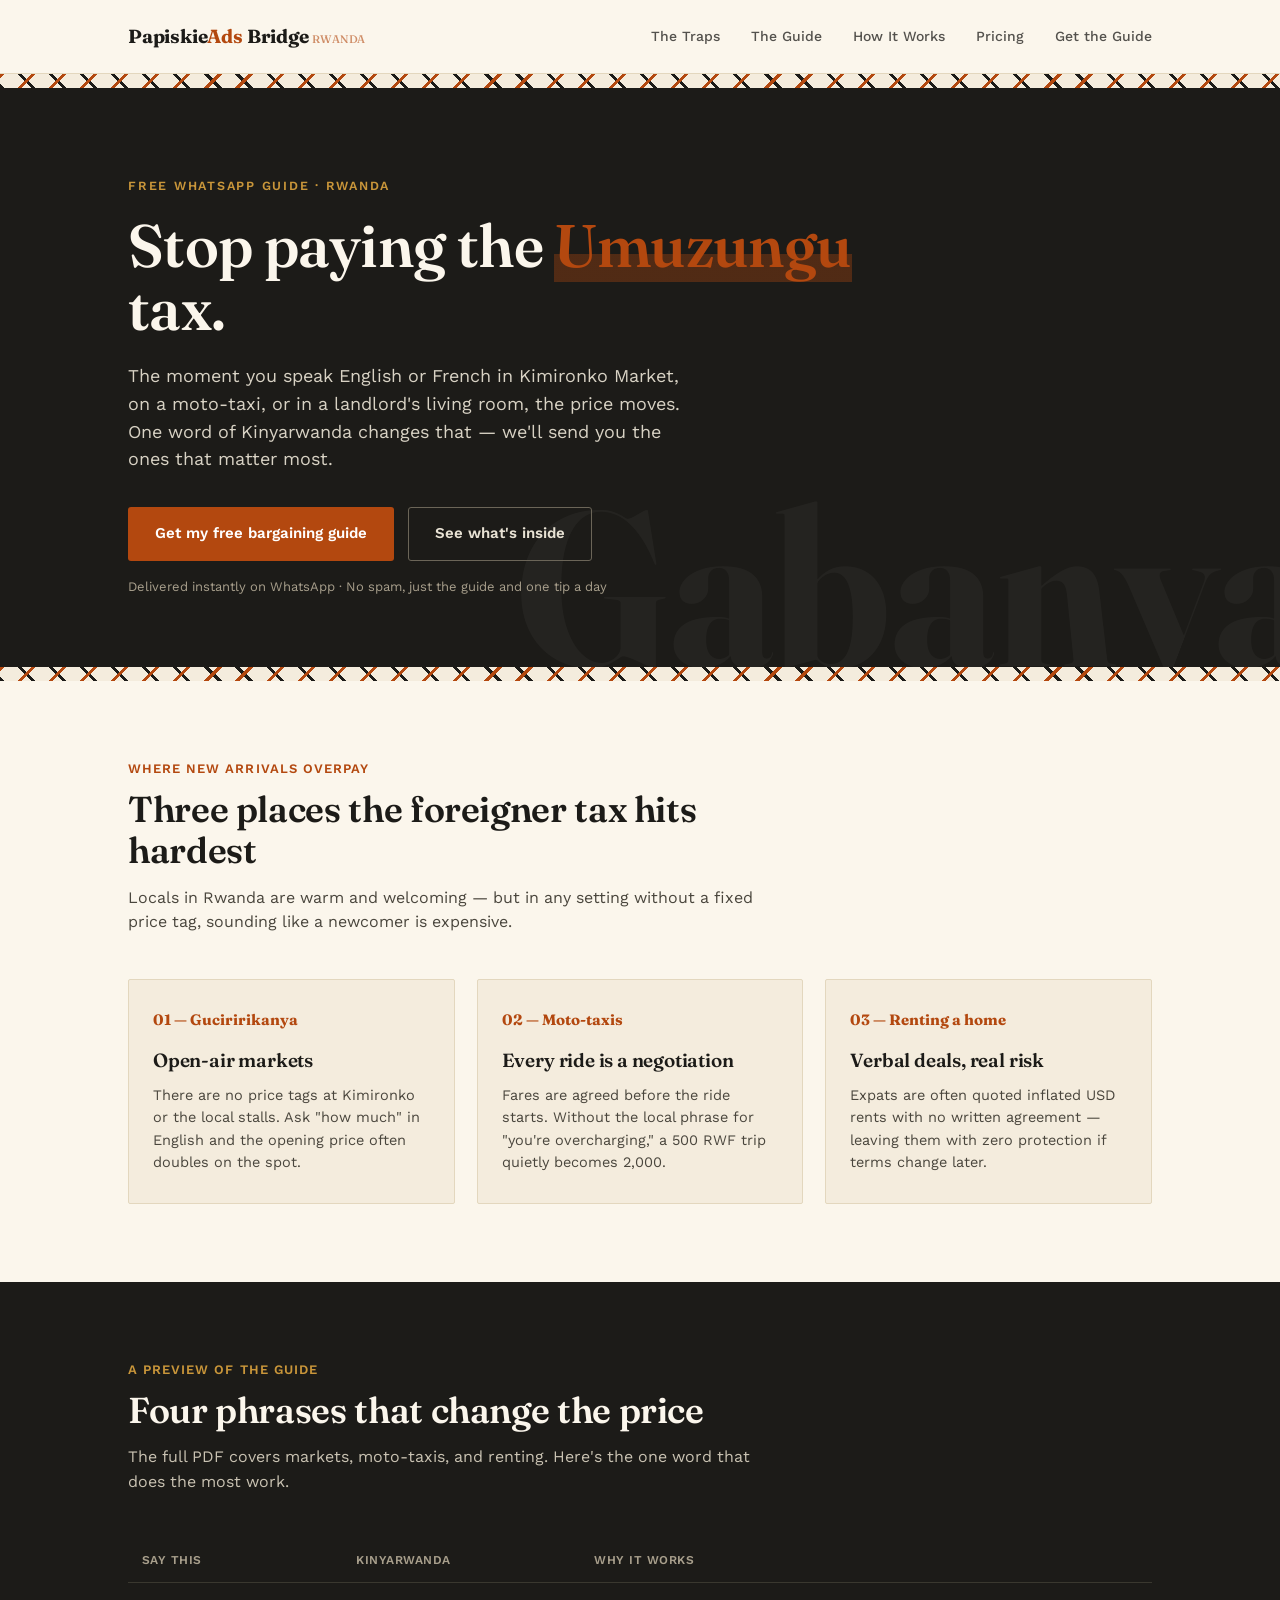
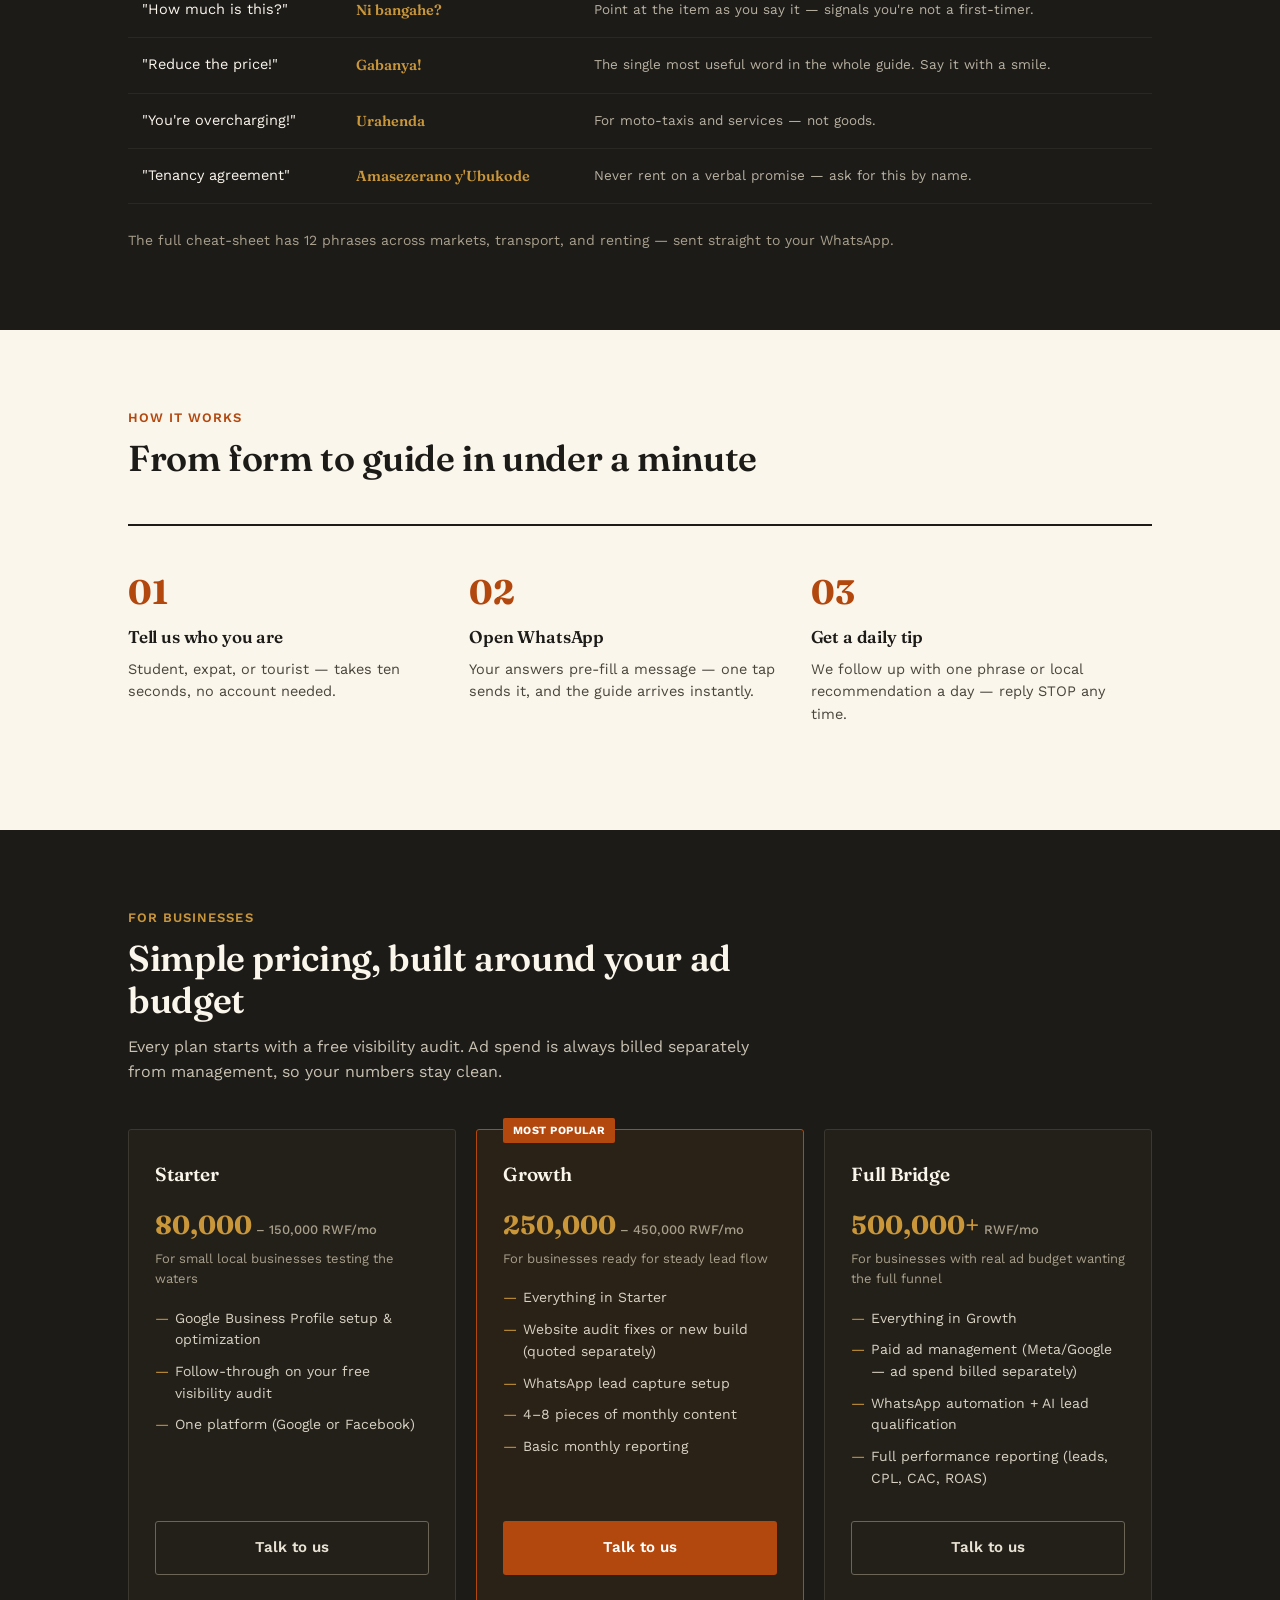
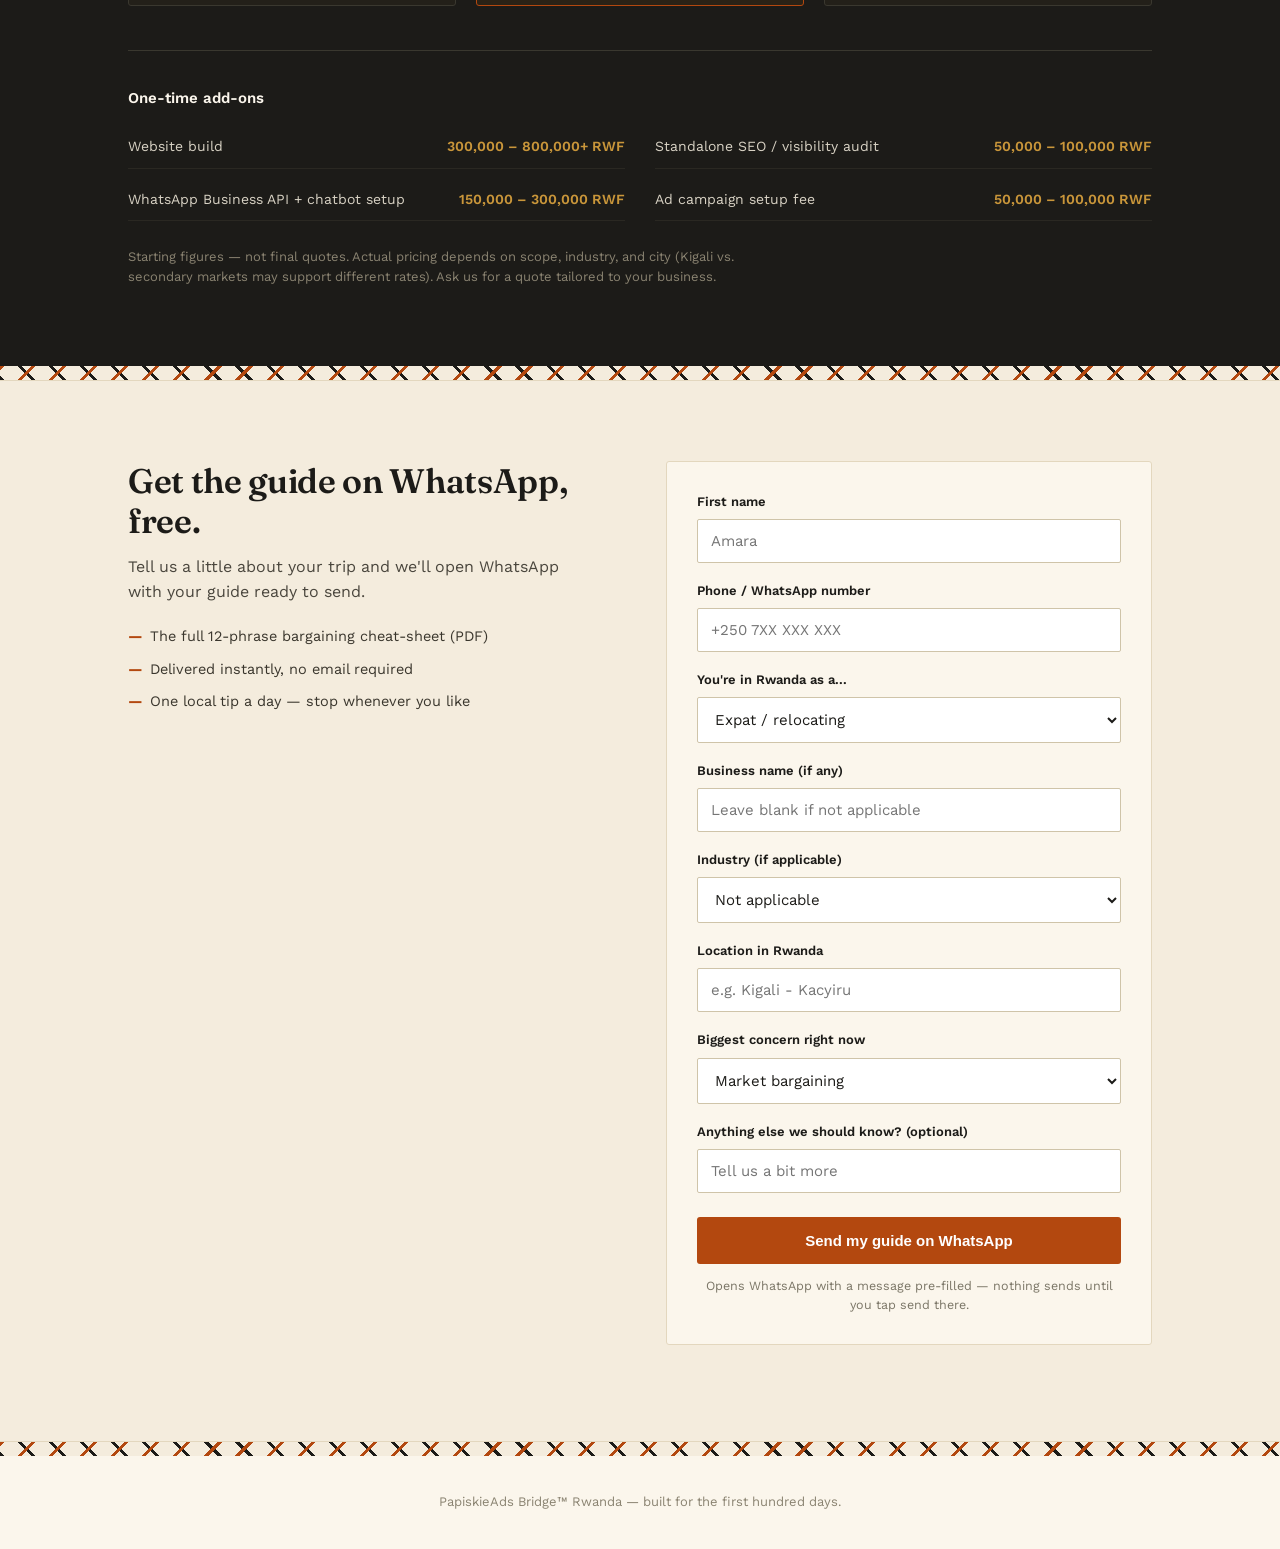
<file: rwanda-guide.html>
<!DOCTYPE html>
<html lang="en">
<head>
<meta charset="UTF-8">
<meta name="viewport" content="width=device-width, initial-scale=1.0">
<title>PapiskieAds Bridge™ Rwanda — Stop Paying the Umuzungu Tax</title>
<link rel="preconnect" href="https://fonts.googleapis.com">
<link href="https://fonts.googleapis.com/css2?family=Fraunces:opsz,wght@9..144,400;9..144,600;9..144,700&family=Work+Sans:wght@400;500;600;700&display=swap" rel="stylesheet">
<style>
  :root{
    --ink:#1c1b18;
    --terracotta:#b3480f;
    --terracotta-deep:#8a3609;
    --ochre:#c9963a;
    --hill:#3d5c3d;
    --cream:#f4ecdd;
    --paper:#fbf6ec;
    --line:#e3d7be;
  }
  *{box-sizing:border-box; margin:0; padding:0;}
  html{scroll-behavior:smooth;}
  body{
    background:var(--paper);
    color:var(--ink);
    font-family:'Work Sans', sans-serif;
    line-height:1.55;
  }
  h1,h2,h3{
    font-family:'Fraunces', serif;
    font-weight:600;
    letter-spacing:-0.01em;
  }
  a{color:inherit;}
  img{max-width:100%;display:block;}
  .wrap{max-width:1080px; margin:0 auto; padding:0 28px;}

  /* Imigongo pattern strip — signature element */
  .imigongo{
    height:14px;
    width:100%;
    background:
      repeating-linear-gradient(135deg,
        var(--terracotta) 0 3px,
        transparent 3px 22px),
      repeating-linear-gradient(45deg,
        var(--ink) 0 3px,
        transparent 3px 22px),
      var(--cream);
  }

  header{
    padding:22px 0;
    border-bottom:1px solid var(--line);
    background:var(--paper);
    position:sticky; top:0; z-index:20;
  }
  header .wrap{display:flex; align-items:center; justify-content:space-between;}
  .logo{font-family:'Fraunces', serif; font-weight:700; font-size:19px; letter-spacing:-0.01em;}
  .logo span{color:var(--terracotta);}
  nav a{
    font-size:14px; font-weight:500; margin-left:26px; text-decoration:none;
    color:var(--ink); opacity:0.75;
  }
  nav a:hover{opacity:1;}

  /* HERO */
  .hero{
    padding:88px 0 70px;
    background:var(--ink);
    color:var(--paper);
    position:relative;
    overflow:hidden;
  }
  .hero .wrap{position:relative; z-index:2;}
  .hero .eyebrow{
    font-size:12.5px; letter-spacing:0.14em; text-transform:uppercase;
    color:var(--ochre); font-weight:600; margin-bottom:18px; display:block;
  }
  .hero h1{
    font-size:clamp(34px, 5.6vw, 60px);
    color:var(--paper);
    max-width:820px;
    line-height:1.05;
  }
  .hero h1 em{
    font-style:normal;
    color:var(--terracotta);
    background:linear-gradient(180deg, transparent 62%, rgba(179,72,15,0.35) 62%);
  }
  .hero p.lede{
    margin-top:22px;
    font-size:18px;
    max-width:560px;
    color:#d8d2c4;
  }
  .hero-cta{
    margin-top:34px;
    display:flex; gap:14px; flex-wrap:wrap; align-items:center;
  }
  .btn{
    display:inline-flex; align-items:center; gap:8px;
    padding:14px 26px;
    border-radius:3px;
    font-weight:600; font-size:15px;
    text-decoration:none;
    border:1px solid transparent;
    cursor:pointer;
  }
  .btn-primary{background:var(--terracotta); color:#fff;}
  .btn-primary:hover{background:var(--terracotta-deep);}
  .btn-ghost{border-color:#6b6558; color:#e8e2d4;}
  .btn-ghost:hover{border-color:#a89f8c;}
  .hero-note{font-size:13px; color:#a89f8c; margin-top:16px;}

  .hero-phrase{
    position:absolute; right:-40px; bottom:-30px;
    font-family:'Fraunces', serif; font-size:220px; font-weight:700;
    color:rgba(255,255,255,0.035); line-height:1; z-index:1; user-select:none;
  }

  /* TRAPS */
  .traps{padding:78px 0;}
  .section-head{max-width:640px; margin-bottom:44px;}
  .section-head .kicker{
    color:var(--terracotta); font-weight:600; font-size:13px;
    letter-spacing:0.08em; text-transform:uppercase; display:block; margin-bottom:10px;
  }
  .section-head h2{font-size:clamp(26px,3.4vw,36px); line-height:1.15;}
  .section-head p{margin-top:14px; font-size:16px; color:#4a463d;}

  .trap-grid{display:grid; grid-template-columns:repeat(3,1fr); gap:22px;}
  .trap-card{
    background:var(--cream);
    border:1px solid var(--line);
    padding:28px 24px;
    border-radius:2px;
  }
  .trap-card .mark{
    font-family:'Fraunces', serif; font-weight:700; font-size:15px;
    color:var(--terracotta); margin-bottom:14px;
  }
  .trap-card h3{font-size:19px; margin-bottom:10px; color:var(--ink);}
  .trap-card p{font-size:14.5px; color:#4a463d;}

  /* CHEAT SHEET PREVIEW */
  .preview{padding:78px 0; background:var(--ink); color:var(--paper);}
  .preview .section-head p{color:#c9c2b2;}
  .preview .section-head .kicker{color:var(--ochre);}
  table.phrasebook{
    width:100%; border-collapse:collapse; margin-top:10px;
    font-size:14.5px;
  }
  table.phrasebook th{
    text-align:left; font-weight:600; font-size:12px; letter-spacing:0.04em;
    text-transform:uppercase; color:#a89f8c;
    padding:12px 14px; border-bottom:1px solid #3a382f;
  }
  table.phrasebook td{
    padding:16px 14px; border-bottom:1px solid #2a2822; vertical-align:top;
  }
  table.phrasebook td.kiny{color:var(--ochre); font-weight:600; font-family:'Fraunces',serif;}
  table.phrasebook td.tip{color:#b8b1a1; font-size:13.5px;}
  .preview-note{
    margin-top:26px; font-size:14px; color:#a89f8c;
  }

  /* HOW IT WORKS */
  .how{padding:78px 0;}
  .steps{display:grid; grid-template-columns:repeat(3,1fr); gap:0; counter-reset:step; margin-top:10px;}
  .step{
    padding:26px 26px 26px 0;
    border-top:2px solid var(--ink);
    position:relative;
  }
  .step .num{
    font-family:'Fraunces', serif; font-weight:700; font-size:34px; color:var(--terracotta);
    display:block; margin:14px 0 6px;
  }
  .step h3{font-size:17px; margin-bottom:8px;}
  .step p{font-size:14.5px; color:#4a463d;}

  /* FORM / CTA */
  /* PRICING */
  .pricing{padding:78px 0; background:var(--ink); color:var(--paper);}
  .pricing .section-head p{color:#c9c2b2;}
  .pricing .section-head .kicker{color:var(--ochre);}
  .price-grid{display:grid; grid-template-columns:repeat(3,1fr); gap:20px; margin-top:8px;}
  .price-card{
    background:#232019;
    border:1px solid #3a382f;
    border-radius:3px;
    padding:30px 26px;
    display:flex; flex-direction:column;
  }
  .price-card.featured{
    border-color:var(--terracotta);
    background:#2a2216;
    position:relative;
  }
  .price-card.featured::before{
    content:"Most popular";
    position:absolute; top:-12px; left:26px;
    background:var(--terracotta); color:#fff;
    font-size:11px; font-weight:700; letter-spacing:0.04em; text-transform:uppercase;
    padding:4px 10px; border-radius:2px;
  }
  .price-card h3{font-size:19px; color:var(--paper); margin-bottom:6px;}
  .price-card .price{
    font-family:'Fraunces', serif; font-weight:700; font-size:26px; color:var(--ochre);
    margin:10px 0 4px;
  }
  .price-card .price small{font-family:'Work Sans',sans-serif; font-weight:500; font-size:13px; color:#a89f8c;}
  .price-card .for{font-size:13px; color:#a89f8c; margin-bottom:18px;}
  .price-card ul{list-style:none; margin:0 0 22px; padding:0; flex-grow:1;}
  .price-card li{
    font-size:14px; color:#d8d2c4; padding-left:20px; position:relative; margin-bottom:10px;
  }
  .price-card li::before{content:"—"; position:absolute; left:0; color:var(--ochre);}
  .price-card .btn{width:100%; justify-content:center;}
  .addons{
    margin-top:44px; padding-top:36px; border-top:1px solid #3a382f;
  }
  .addons h4{font-size:15px; color:var(--paper); margin-bottom:16px; font-weight:600; font-family:'Work Sans',sans-serif;}
  .addon-list{display:grid; grid-template-columns:repeat(2,1fr); gap:10px 30px;}
  .addon-row{
    display:flex; justify-content:space-between; gap:14px;
    font-size:14px; padding:10px 0; border-bottom:1px solid #2a2822;
    color:#d8d2c4;
  }
  .addon-row span.amt{color:var(--ochre); font-weight:600; white-space:nowrap;}
  .pricing-note{margin-top:26px; font-size:13px; color:#8a8371; max-width:640px;}

  .cta{padding:80px 0 96px; background:var(--cream); border-top:1px solid var(--line); border-bottom:1px solid var(--line);}
  .cta-grid{display:grid; grid-template-columns:1fr 1fr; gap:52px; align-items:start;}
  .cta h2{font-size:clamp(26px,3.2vw,34px); line-height:1.18;}
  .cta p.lede{margin-top:14px; font-size:16px; color:#4a463d; max-width:440px;}
  .cta ul{margin-top:22px; padding-left:0; list-style:none;}
  .cta li{
    font-size:14.5px; padding-left:22px; position:relative; margin-bottom:10px; color:#3a362d;
  }
  .cta li::before{
    content:"—"; position:absolute; left:0; color:var(--terracotta); font-weight:700;
  }

  form{background:var(--paper); border:1px solid var(--line); padding:30px; border-radius:3px;}
  .field{margin-bottom:18px;}
  .field label{display:block; font-size:13px; font-weight:600; margin-bottom:7px; color:var(--ink);}
  .field input, .field select{
    width:100%; padding:12px 13px; font-size:15px; font-family:inherit;
    border:1px solid #cfc4a9; border-radius:2px; background:#fff; color:var(--ink);
  }
  .field input:focus, .field select:focus{outline:2px solid var(--terracotta); outline-offset:1px;}
  form .btn{width:100%; justify-content:center; margin-top:6px;}
  .form-foot{font-size:12.5px; color:#7a7566; margin-top:12px; text-align:center;}

  footer{padding:36px 0; text-align:center;}
  footer p{font-size:13px; color:#8a8371;}

  @media (max-width:820px){
    .trap-grid{grid-template-columns:1fr;}
    .steps{grid-template-columns:1fr;}
    .cta-grid{grid-template-columns:1fr;}
    table.phrasebook{font-size:13px;}
    .hero-phrase{display:none;}
    nav{display:none;}
  }
  @media (prefers-reduced-motion: reduce){
    html{scroll-behavior:auto;}
  }
</style>
</head>
<body>

<header>
  <div class="wrap">
    <div class="logo">Papiskie<span>Ads</span> Bridge <span style="font-size:11px; opacity:0.6; font-weight:500;">RWANDA</span></div>
    <nav>
      <a href="#traps">The Traps</a>
      <a href="#preview">The Guide</a>
      <a href="#how">How It Works</a>
      <a href="#pricing">Pricing</a>
      <a href="#get-guide">Get the Guide</a>
    </nav>
  </div>
</header>

<div class="imigongo"></div>

<section class="hero">
  <div class="hero-phrase">Gabanya</div>
  <div class="wrap">
    <span class="eyebrow">Free WhatsApp guide · Rwanda</span>
    <h1>Stop paying the <em>Umuzungu</em> tax.</h1>
    <p class="lede">The moment you speak English or French in Kimironko Market, on a moto-taxi, or in a landlord's living room, the price moves. One word of Kinyarwanda changes that — we'll send you the ones that matter most.</p>
    <div class="hero-cta">
      <a class="btn btn-primary" href="#get-guide">Get my free bargaining guide</a>
      <a class="btn btn-ghost" href="#preview">See what's inside</a>
    </div>
    <p class="hero-note">Delivered instantly on WhatsApp · No spam, just the guide and one tip a day</p>
  </div>
</section>

<div class="imigongo"></div>

<section class="traps" id="traps">
  <div class="wrap">
    <div class="section-head">
      <span class="kicker">Where new arrivals overpay</span>
      <h2>Three places the foreigner tax hits hardest</h2>
      <p>Locals in Rwanda are warm and welcoming — but in any setting without a fixed price tag, sounding like a newcomer is expensive.</p>
    </div>
    <div class="trap-grid">
      <div class="trap-card">
        <div class="mark">01 — Guciririkanya</div>
        <h3>Open-air markets</h3>
        <p>There are no price tags at Kimironko or the local stalls. Ask "how much" in English and the opening price often doubles on the spot.</p>
      </div>
      <div class="trap-card">
        <div class="mark">02 — Moto-taxis</div>
        <h3>Every ride is a negotiation</h3>
        <p>Fares are agreed before the ride starts. Without the local phrase for "you're overcharging," a 500 RWF trip quietly becomes 2,000.</p>
      </div>
      <div class="trap-card">
        <div class="mark">03 — Renting a home</div>
        <h3>Verbal deals, real risk</h3>
        <p>Expats are often quoted inflated USD rents with no written agreement — leaving them with zero protection if terms change later.</p>
      </div>
    </div>
  </div>
</section>

<section class="preview" id="preview">
  <div class="wrap">
    <div class="section-head">
      <span class="kicker">A preview of the guide</span>
      <h2>Four phrases that change the price</h2>
      <p>The full PDF covers markets, moto-taxis, and renting. Here's the one word that does the most work.</p>
    </div>
    <table class="phrasebook">
      <thead>
        <tr><th>Say this</th><th>Kinyarwanda</th><th>Why it works</th></tr>
      </thead>
      <tbody>
        <tr>
          <td>"How much is this?"</td>
          <td class="kiny">Ni bangahe?</td>
          <td class="tip">Point at the item as you say it — signals you're not a first-timer.</td>
        </tr>
        <tr>
          <td>"Reduce the price!"</td>
          <td class="kiny">Gabanya!</td>
          <td class="tip">The single most useful word in the whole guide. Say it with a smile.</td>
        </tr>
        <tr>
          <td>"You're overcharging!"</td>
          <td class="kiny">Urahenda</td>
          <td class="tip">For moto-taxis and services — not goods.</td>
        </tr>
        <tr>
          <td>"Tenancy agreement"</td>
          <td class="kiny">Amasezerano y'Ubukode</td>
          <td class="tip">Never rent on a verbal promise — ask for this by name.</td>
        </tr>
      </tbody>
    </table>
    <p class="preview-note">The full cheat-sheet has 12 phrases across markets, transport, and renting — sent straight to your WhatsApp.</p>
  </div>
</section>

<section class="how" id="how">
  <div class="wrap">
    <div class="section-head">
      <span class="kicker">How it works</span>
      <h2>From form to guide in under a minute</h2>
    </div>
    <div class="steps">
      <div class="step">
        <span class="num">01</span>
        <h3>Tell us who you are</h3>
        <p>Student, expat, or tourist — takes ten seconds, no account needed.</p>
      </div>
      <div class="step">
        <span class="num">02</span>
        <h3>Open WhatsApp</h3>
        <p>Your answers pre-fill a message — one tap sends it, and the guide arrives instantly.</p>
      </div>
      <div class="step">
        <span class="num">03</span>
        <h3>Get a daily tip</h3>
        <p>We follow up with one phrase or local recommendation a day — reply STOP any time.</p>
      </div>
    </div>
  </div>
</section>

<section class="pricing" id="pricing">
  <div class="wrap">
    <div class="section-head">
      <span class="kicker">For businesses</span>
      <h2>Simple pricing, built around your ad budget</h2>
      <p>Every plan starts with a free visibility audit. Ad spend is always billed separately from management, so your numbers stay clean.</p>
    </div>

    <div class="price-grid">
      <div class="price-card">
        <h3>Starter</h3>
        <div class="price">80,000<small> – 150,000 RWF/mo</small></div>
        <div class="for">For small local businesses testing the waters</div>
        <ul>
          <li>Google Business Profile setup &amp; optimization</li>
          <li>Follow-through on your free visibility audit</li>
          <li>One platform (Google or Facebook)</li>
        </ul>
        <a class="btn btn-ghost" href="#get-guide">Talk to us</a>
      </div>

      <div class="price-card featured">
        <h3>Growth</h3>
        <div class="price">250,000<small> – 450,000 RWF/mo</small></div>
        <div class="for">For businesses ready for steady lead flow</div>
        <ul>
          <li>Everything in Starter</li>
          <li>Website audit fixes or new build (quoted separately)</li>
          <li>WhatsApp lead capture setup</li>
          <li>4–8 pieces of monthly content</li>
          <li>Basic monthly reporting</li>
        </ul>
        <a class="btn btn-primary" href="#get-guide">Talk to us</a>
      </div>

      <div class="price-card">
        <h3>Full Bridge</h3>
        <div class="price">500,000+<small> RWF/mo</small></div>
        <div class="for">For businesses with real ad budget wanting the full funnel</div>
        <ul>
          <li>Everything in Growth</li>
          <li>Paid ad management (Meta/Google — ad spend billed separately)</li>
          <li>WhatsApp automation + AI lead qualification</li>
          <li>Full performance reporting (leads, CPL, CAC, ROAS)</li>
        </ul>
        <a class="btn btn-ghost" href="#get-guide">Talk to us</a>
      </div>
    </div>

    <div class="addons">
      <h4>One-time add-ons</h4>
      <div class="addon-list">
        <div class="addon-row"><span>Website build</span><span class="amt">300,000 – 800,000+ RWF</span></div>
        <div class="addon-row"><span>Standalone SEO / visibility audit</span><span class="amt">50,000 – 100,000 RWF</span></div>
        <div class="addon-row"><span>WhatsApp Business API + chatbot setup</span><span class="amt">150,000 – 300,000 RWF</span></div>
        <div class="addon-row"><span>Ad campaign setup fee</span><span class="amt">50,000 – 100,000 RWF</span></div>
      </div>
    </div>

    <p class="pricing-note">Starting figures — not final quotes. Actual pricing depends on scope, industry, and city (Kigali vs. secondary markets may support different rates). Ask us for a quote tailored to your business.</p>
  </div>
</section>

<div class="imigongo"></div>

<section class="cta" id="get-guide">
  <div class="wrap">
    <div class="cta-grid">
      <div>
        <h2>Get the guide on WhatsApp, free.</h2>
        <p class="lede">Tell us a little about your trip and we'll open WhatsApp with your guide ready to send.</p>
        <ul>
          <li>The full 12-phrase bargaining cheat-sheet (PDF)</li>
          <li>Delivered instantly, no email required</li>
          <li>One local tip a day — stop whenever you like</li>
        </ul>
      </div>
      <form id="guideForm">
        <div class="field">
          <label for="name">First name</label>
          <input type="text" id="name" placeholder="Amara" required>
        </div>
        <div class="field">
          <label for="phone">Phone / WhatsApp number</label>
          <input type="tel" id="phone" placeholder="+250 7XX XXX XXX" required>
        </div>
        <div class="field">
          <label for="status">You're in Rwanda as a...</label>
          <select id="status">
            <option>Expat / relocating</option>
            <option>Student</option>
            <option>Tourist</option>
            <option>Business owner</option>
            <option>Just exploring the idea</option>
          </select>
        </div>
        <div class="field">
          <label for="business">Business name (if any)</label>
          <input type="text" id="business" placeholder="Leave blank if not applicable">
        </div>
        <div class="field">
          <label for="industry">Industry (if applicable)</label>
          <select id="industry">
            <option value="">Not applicable</option>
            <option>Real Estate</option>
            <option>Construction</option>
            <option>Dental / Healthcare</option>
            <option>Hotels / Tourism</option>
            <option>Restaurants</option>
            <option>Retail</option>
            <option>Professional Services</option>
            <option>Education</option>
            <option>Other</option>
          </select>
        </div>
        <div class="field">
          <label for="location">Location in Rwanda</label>
          <input type="text" id="location" placeholder="e.g. Kigali - Kacyiru">
        </div>
        <div class="field">
          <label for="need">Biggest concern right now</label>
          <select id="need">
            <option>Market bargaining</option>
            <option>Moto-taxi fares</option>
            <option>Renting a home</option>
            <option>Growing my business locally</option>
            <option>All of the above</option>
          </select>
        </div>
        <div class="field">
          <label for="message">Anything else we should know? (optional)</label>
          <input type="text" id="message" placeholder="Tell us a bit more">
        </div>
        <button type="submit" class="btn btn-primary">Send my guide on WhatsApp</button>
        <p class="form-foot">Opens WhatsApp with a message pre-filled — nothing sends until you tap send there.</p>
      </form>
    </div>
  </div>
</section>

<div class="imigongo"></div>

<footer>
  <div class="wrap">
    <p>PapiskieAds Bridge™ Rwanda — built for the first hundred days.</p>
  </div>
</footer>

<script>
  // Interim WhatsApp number (Nigeria business line) — replace with the Rwanda MTN
  // number once registered on WhatsApp Business. This is the only line to change.
  const WHATSAPP_NUMBER = "2349135154419";

  // Deployed Apps Script Web App URL — leads POST here and get appended to the Google Sheet.
  const SHEET_ENDPOINT = "https://script.google.com/macros/s/AKfycbwxdtnrkvGIPmAryMxyECkCYC3Qb95YKW88Z9P4vlrb_XwpM_CamlxqdfhqGAjldjg-/exec";

  // --- Phase 4: capture UTM params from the ad link, e.g.
  // ?utm_source=facebook&utm_medium=paid_social&utm_campaign=dental_rwanda
  // Read once on page load and carried through even if the visitor browses
  // around the page before submitting the form.
  const utmParams = (() => {
    const params = new URLSearchParams(window.location.search);
    return {
      utm_source: params.get("utm_source") || "",
      utm_medium: params.get("utm_medium") || "",
      utm_campaign: params.get("utm_campaign") || "",
      utm_content: params.get("utm_content") || "",
      utm_term: params.get("utm_term") || "",
    };
  })();

  document.getElementById('guideForm').addEventListener('submit', function(e){
    e.preventDefault();
    const name = document.getElementById('name').value.trim() || "there";
    const phone = document.getElementById('phone').value.trim();
    const status = document.getElementById('status').value;
    const business = document.getElementById('business').value.trim();
    const industry = document.getElementById('industry').value;
    const location = document.getElementById('location').value.trim();
    const need = document.getElementById('need').value;
    const message = document.getElementById('message').value.trim();

    const waMessage =
      `Hello PapiskieAds Bridge™ Rwanda. I'm ${name}, here as a ${status.toLowerCase()}` +
      (business ? ` from ${business}` : "") +
      `. My biggest concern is ${need.toLowerCase()}. Please send me the free guide.`;
    const waUrl = `https://wa.me/${WHATSAPP_NUMBER}?text=${encodeURIComponent(waMessage)}`;

    const goToWhatsApp = () => window.open(waUrl, '_blank');

    if (!SHEET_ENDPOINT || SHEET_ENDPOINT.startsWith("PASTE_")) {
      // No sheet wired up yet — just open WhatsApp.
      goToWhatsApp();
      return;
    }

    // Log the lead to Google Sheets, then open WhatsApp either way.
    fetch(SHEET_ENDPOINT, {
      method: "POST",
      mode: "no-cors", // Apps Script web apps don't return CORS headers; we don't need to read the response.
      headers: { "Content-Type": "text/plain" },
      body: JSON.stringify({
        name, phone, status, business, industry, location, need, message,
        ...utmParams,
        timestamp: new Date().toISOString(),
      }),
    })
      .catch(() => { /* even if logging fails, don't block the user from getting their guide */ })
      .finally(goToWhatsApp);
  });
</script>
  
</body>
</html>
</file>
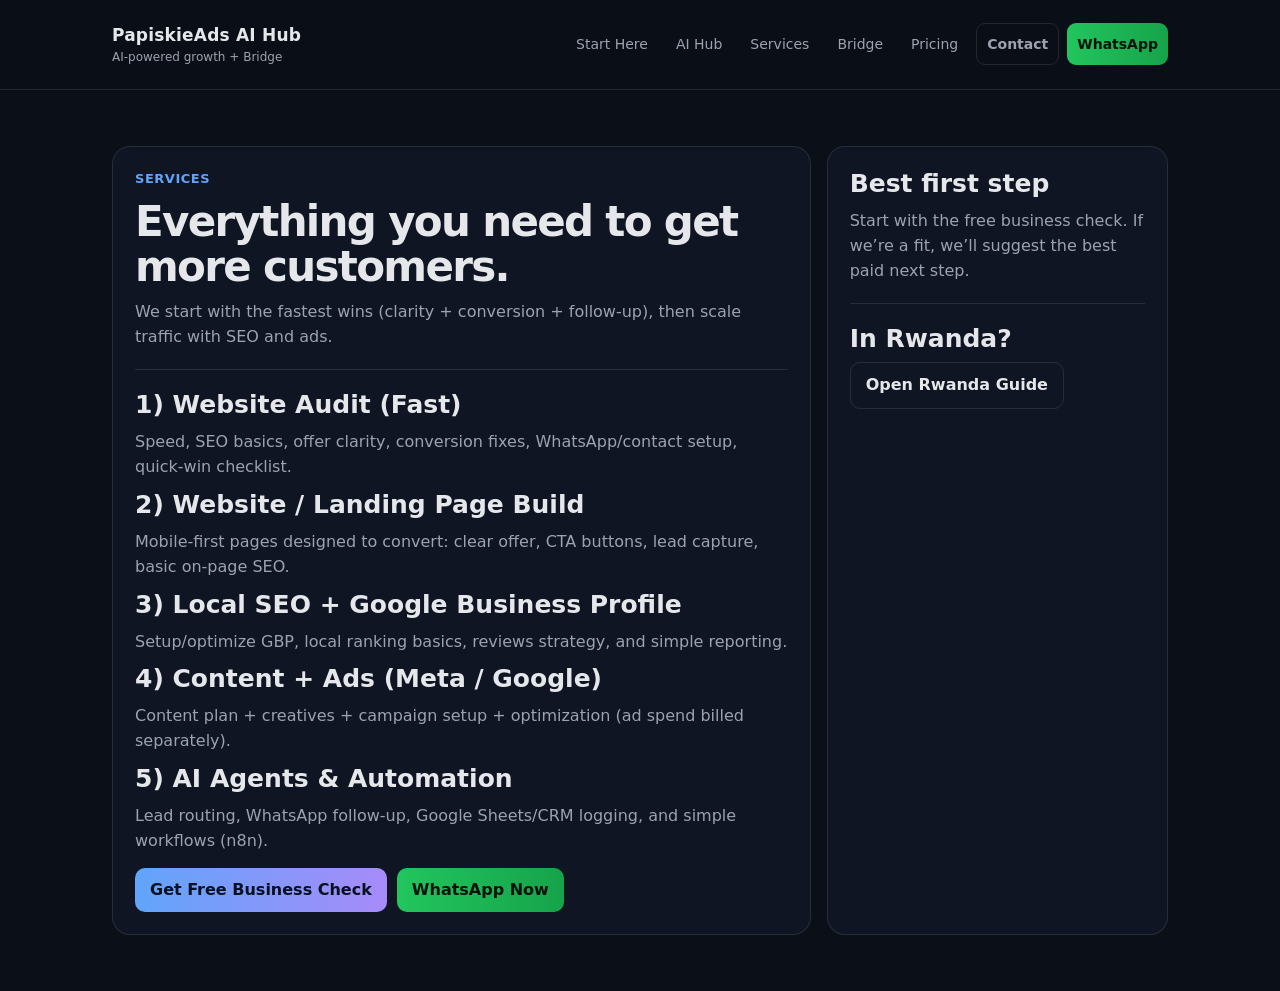
<file: services.html>
<!doctype html>
<html lang="en">
<head>
  <meta charset="utf-8" />
  <meta name="viewport" content="width=device-width,initial-scale=1" />
  <title>Services — PapiskieAds</title>
  <meta name="description" content="PapiskieAds services: audits, websites, SEO/Google Business Profile, ads/content, and AI automation." />
  <link rel="stylesheet" href="assets/css/style.css" />
</head>
<body>
  <header class="nav">
    <div class="container nav-inner">
      <a class="brand" href="index.html">
        <strong>PapiskieAds AI Hub</strong>
        <small>AI-powered growth + Bridge</small>
      </a>
      <nav class="menu">
        <a href="start-here.html">Start Here</a>
        <a href="ai-hub.html">AI Hub</a>
        <a href="services.html">Services</a>
        <a href="bridge.html">Bridge</a>
        <a href="pricing.html">Pricing</a>
        <a href="contact.html" class="btn">Contact</a>
        <a data-wa class="btn whatsapp" data-wa-message="Hi, I want a free business check.">WhatsApp</a>
      </nav>
    </div>
  </header>

  <main class="container">
    <section class="grid hero">
      <div class="card two-col">
        <div class="kicker">Services</div>
        <h1 class="h1" style="font-size:42px">Everything you need to get more customers.</h1>
        <p class="muted">We start with the fastest wins (clarity + conversion + follow-up), then scale traffic with SEO and ads.</p>

        <hr />

        <h2 class="h2">1) Website Audit (Fast)</h2>
        <p class="muted">Speed, SEO basics, offer clarity, conversion fixes, WhatsApp/contact setup, quick-win checklist.</p>

        <h2 class="h2">2) Website / Landing Page Build</h2>
        <p class="muted">Mobile-first pages designed to convert: clear offer, CTA buttons, lead capture, basic on-page SEO.</p>

        <h2 class="h2">3) Local SEO + Google Business Profile</h2>
        <p class="muted">Setup/optimize GBP, local ranking basics, reviews strategy, and simple reporting.</p>

        <h2 class="h2">4) Content + Ads (Meta / Google)</h2>
        <p class="muted">Content plan + creatives + campaign setup + optimization (ad spend billed separately).</p>

        <h2 class="h2">5) AI Agents & Automation</h2>
        <p class="muted">Lead routing, WhatsApp follow-up, Google Sheets/CRM logging, and simple workflows (n8n).</p>

        <div style="margin-top:14px;display:flex;gap:10px;flex-wrap:wrap">
          <a class="btn primary" href="contact.html">Get Free Business Check</a>
          <a data-wa class="btn whatsapp" data-wa-message="Hi PapiskieAds, I want a free business check. My business is: ___ . My goal is: ___ .">WhatsApp Now</a>
        </div>
      </div>

      <aside class="card one-col">
        <h2 class="h2">Best first step</h2>
        <p class="muted">Start with the free business check. If we’re a fit, we’ll suggest the best paid next step.</p>
        <hr />
        <h2 class="h2">In Rwanda?</h2>
        <a class="btn" href="rwanda-guide.html">Open Rwanda Guide</a>
      </aside>
    </section>
  </main>

  <script src="assets/js/main.js"></script>
</body>
</html>
</file>
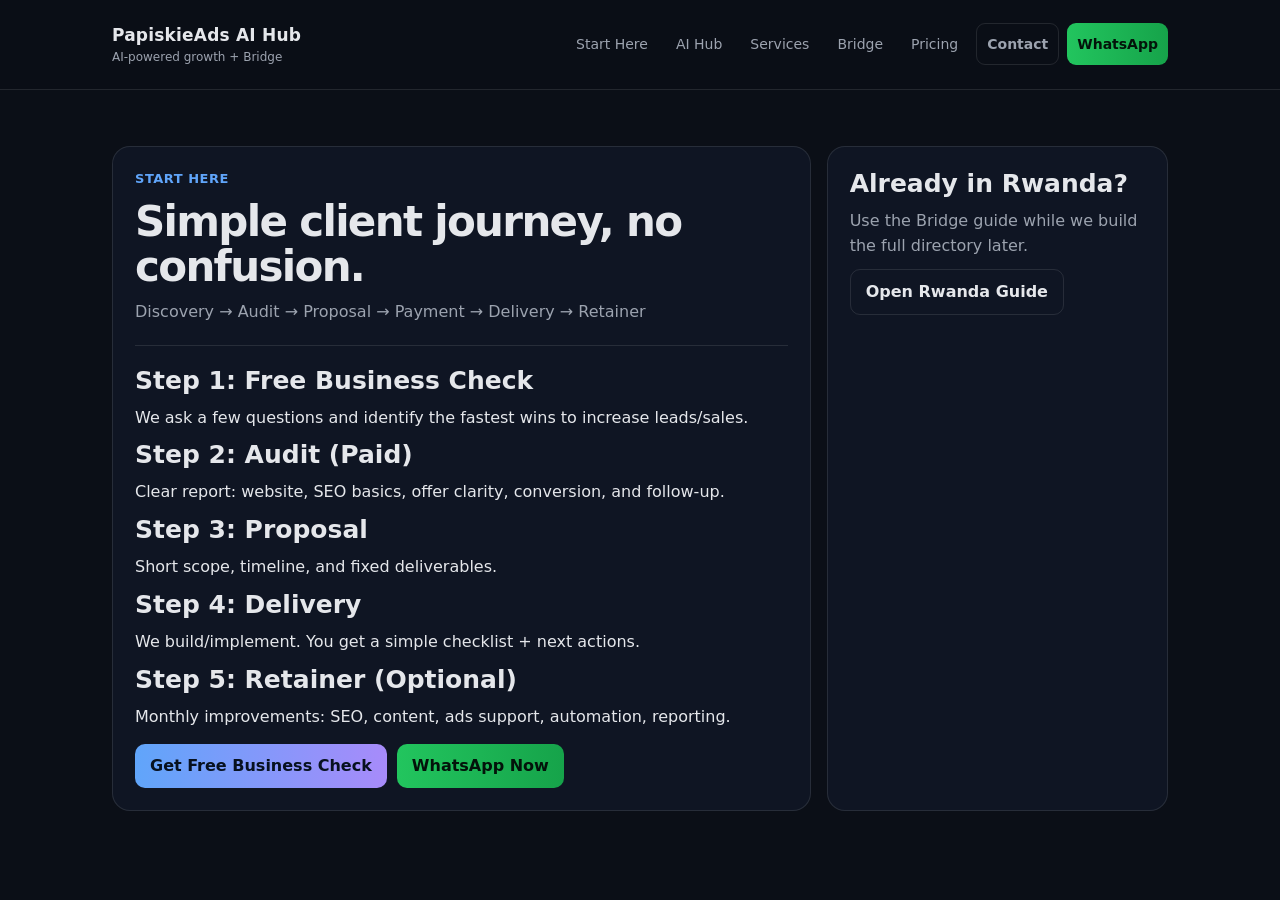
<file: start-here.html>
<!doctype html>
<html lang="en">
<head>
  <meta charset="utf-8" />
  <meta name="viewport" content="width=device-width,initial-scale=1" />
  <title>Start Here — PapiskieAds</title>
  <meta name="description" content="How PapiskieAds works: discovery, audit, proposal, payment, delivery, and retainers." />
  <link rel="stylesheet" href="assets/css/style.css" />
</head>
<body>
  <header class="nav">
    <div class="container nav-inner">
      <a class="brand" href="index.html">
        <strong>PapiskieAds AI Hub</strong>
        <small>AI-powered growth + Bridge</small>
      </a>
      <nav class="menu">
        <a href="start-here.html">Start Here</a>
        <a href="ai-hub.html">AI Hub</a>
        <a href="services.html">Services</a>
        <a href="bridge.html">Bridge</a>
        <a href="pricing.html">Pricing</a>
        <a href="contact.html" class="btn">Contact</a>
        <a data-wa class="btn whatsapp" data-wa-message="Hi, I want a free business check.">WhatsApp</a>
      </nav>
    </div>
  </header>

  <main class="container">
    <section class="grid hero">
      <div class="card two-col">
        <div class="kicker">Start here</div>
        <h1 class="h1" style="font-size:42px">Simple client journey, no confusion.</h1>
        <p class="muted">Discovery → Audit → Proposal → Payment → Delivery → Retainer</p>

        <hr />

        <h2 class="h2">Step 1: Free Business Check</h2>
        <p>We ask a few questions and identify the fastest wins to increase leads/sales.</p>

        <h2 class="h2">Step 2: Audit (Paid)</h2>
        <p>Clear report: website, SEO basics, offer clarity, conversion, and follow-up.</p>

        <h2 class="h2">Step 3: Proposal</h2>
        <p>Short scope, timeline, and fixed deliverables.</p>

        <h2 class="h2">Step 4: Delivery</h2>
        <p>We build/implement. You get a simple checklist + next actions.</p>

        <h2 class="h2">Step 5: Retainer (Optional)</h2>
        <p>Monthly improvements: SEO, content, ads support, automation, reporting.</p>

        <div style="margin-top:14px;display:flex;gap:10px;flex-wrap:wrap">
          <a class="btn primary" href="contact.html">Get Free Business Check</a>
          <a data-wa class="btn whatsapp" data-wa-message="Hi, I want to start. Please do a free business check for me.">WhatsApp Now</a>
        </div>
      </div>

      <aside class="card one-col">
        <h2 class="h2">Already in Rwanda?</h2>
        <p class="muted">Use the Bridge guide while we build the full directory later.</p>
        <a class="btn" href="rwanda-guide.html">Open Rwanda Guide</a>
      </aside>
    </section>
  </main>

  <script src="assets/js/main.js"></script>
</body>
</html>
</file>
<file: assets/css/style.css>
:root {
  --bg: #0b0f17;
  --card: #111827;
  --text: #e5e7eb;
  --muted: #9ca3af;
  --brand: #60a5fa;
  --green: #22c55e;
  --border: rgba(255, 255, 255, 0.1);
  --max: 1100px;
}

* {
  box-sizing: border-box;
}

html {
  scroll-behavior: smooth;
}

body {
  margin: 0;
  background: var(--bg);
  color: var(--text);
  font-family: system-ui, -apple-system, BlinkMacSystemFont, "Segoe UI",
    sans-serif;
  line-height: 1.55;
}

a {
  color: inherit;
  text-decoration: none;
}

.container {
  width: 100%;
  max-width: var(--max);
  margin: 0 auto;
  padding: 22px;
}

/* Navigation */
.nav {
  position: sticky;
  top: 0;
  z-index: 20;
  background: rgba(11, 15, 23, 0.92);
  border-bottom: 1px solid var(--border);
  backdrop-filter: blur(10px);
}

.nav-inner {
  display: flex;
  align-items: center;
  justify-content: space-between;
  gap: 18px;
}

.brand {
  display: flex;
  flex-direction: column;
  min-width: 170px;
}

.brand strong {
  font-size: 17px;
  letter-spacing: 0.2px;
}

.brand small {
  color: var(--muted);
  font-size: 12px;
}

.menu {
  display: flex;
  flex-wrap: wrap;
  justify-content: flex-end;
  align-items: center;
  gap: 8px;
}

.menu a {
  color: var(--muted);
  padding: 8px 10px;
  border-radius: 9px;
  font-size: 14px;
}

.menu a:hover {
  color: var(--text);
  background: rgba(255, 255, 255, 0.06);
}

/* Buttons */
.btn {
  display: inline-flex;
  align-items: center;
  justify-content: center;
  min-height: 42px;
  padding: 10px 15px;
  border: 1px solid var(--border);
  border-radius: 10px;
  color: var(--text);
  cursor: pointer;
  font: inherit;
  font-weight: 600;
  transition: 0.2s ease;
}

.btn:hover {
  transform: translateY(-1px);
  border-color: rgba(255, 255, 255, 0.25);
}

.btn.primary {
  color: #07111f;
  border: none;
  background: linear-gradient(90deg, var(--brand), #a78bfa);
}

.btn.whatsapp {
  color: #03130a;
  border: none;
  background: linear-gradient(90deg, var(--green), #16a34a);
}

/* Layout */
.hero {
  padding-top: 34px;
  padding-bottom: 18px;
}

.grid {
  display: grid;
  grid-template-columns: repeat(12, 1fr);
  gap: 16px;
  margin-bottom: 16px;
}

.card {
  padding: 22px;
  border: 1px solid var(--border);
  border-radius: 18px;
  background: rgba(17, 24, 39, 0.82);
}

.two-col {
  grid-column: span 8;
}

.one-col {
  grid-column: span 4;
}

/* Typography */
.kicker {
  color: var(--brand);
  font-size: 13px;
  font-weight: 700;
  letter-spacing: 0.04em;
  text-transform: uppercase;
}

.h1 {
  max-width: 800px;
  margin: 10px 0;
  font-size: clamp(34px, 6vw, 58px);
  line-height: 1.08;
  letter-spacing: -0.04em;
}

.h2 {
  margin: 0 0 8px;
  font-size: 25px;
  line-height: 1.2;
}

p {
  margin: 10px 0;
}

.muted,
.notice {
  color: var(--muted);
}

.badges {
  display: flex;
  flex-wrap: wrap;
  gap: 8px;
  margin-top: 18px;
}

.badge {
  padding: 6px 10px;
  border: 1px solid var(--border);
  border-radius: 999px;
  color: var(--muted);
  font-size: 12px;
}

hr {
  margin: 20px 0;
  border: 0;
  border-top: 1px solid var(--border);
}

/* Footer */
.footer {
  margin-top: 30px;
  border-top: 1px solid var(--border);
}

.footer p {
  color: var(--muted);
  font-size: 14px;
}

/* Mobile */
@media (max-width: 850px) {
  .nav-inner {
    align-items: flex-start;
    flex-direction: column;
  }

  .menu {
    width: 100%;
    justify-content: flex-start;
  }

  .two-col,
  .one-col {
    grid-column: span 12;
  }

  .h1 {
    font-size: 38px;
  }
}

@media (max-width: 520px) {
  .container {
    padding: 16px;
  }

  .menu a {
    font-size: 13px;
    padding: 7px 8px;
  }

  .card {
    padding: 18px;
    border-radius: 14px;
  }

  .h1 {
    font-size: 34px;
  }
</file>
